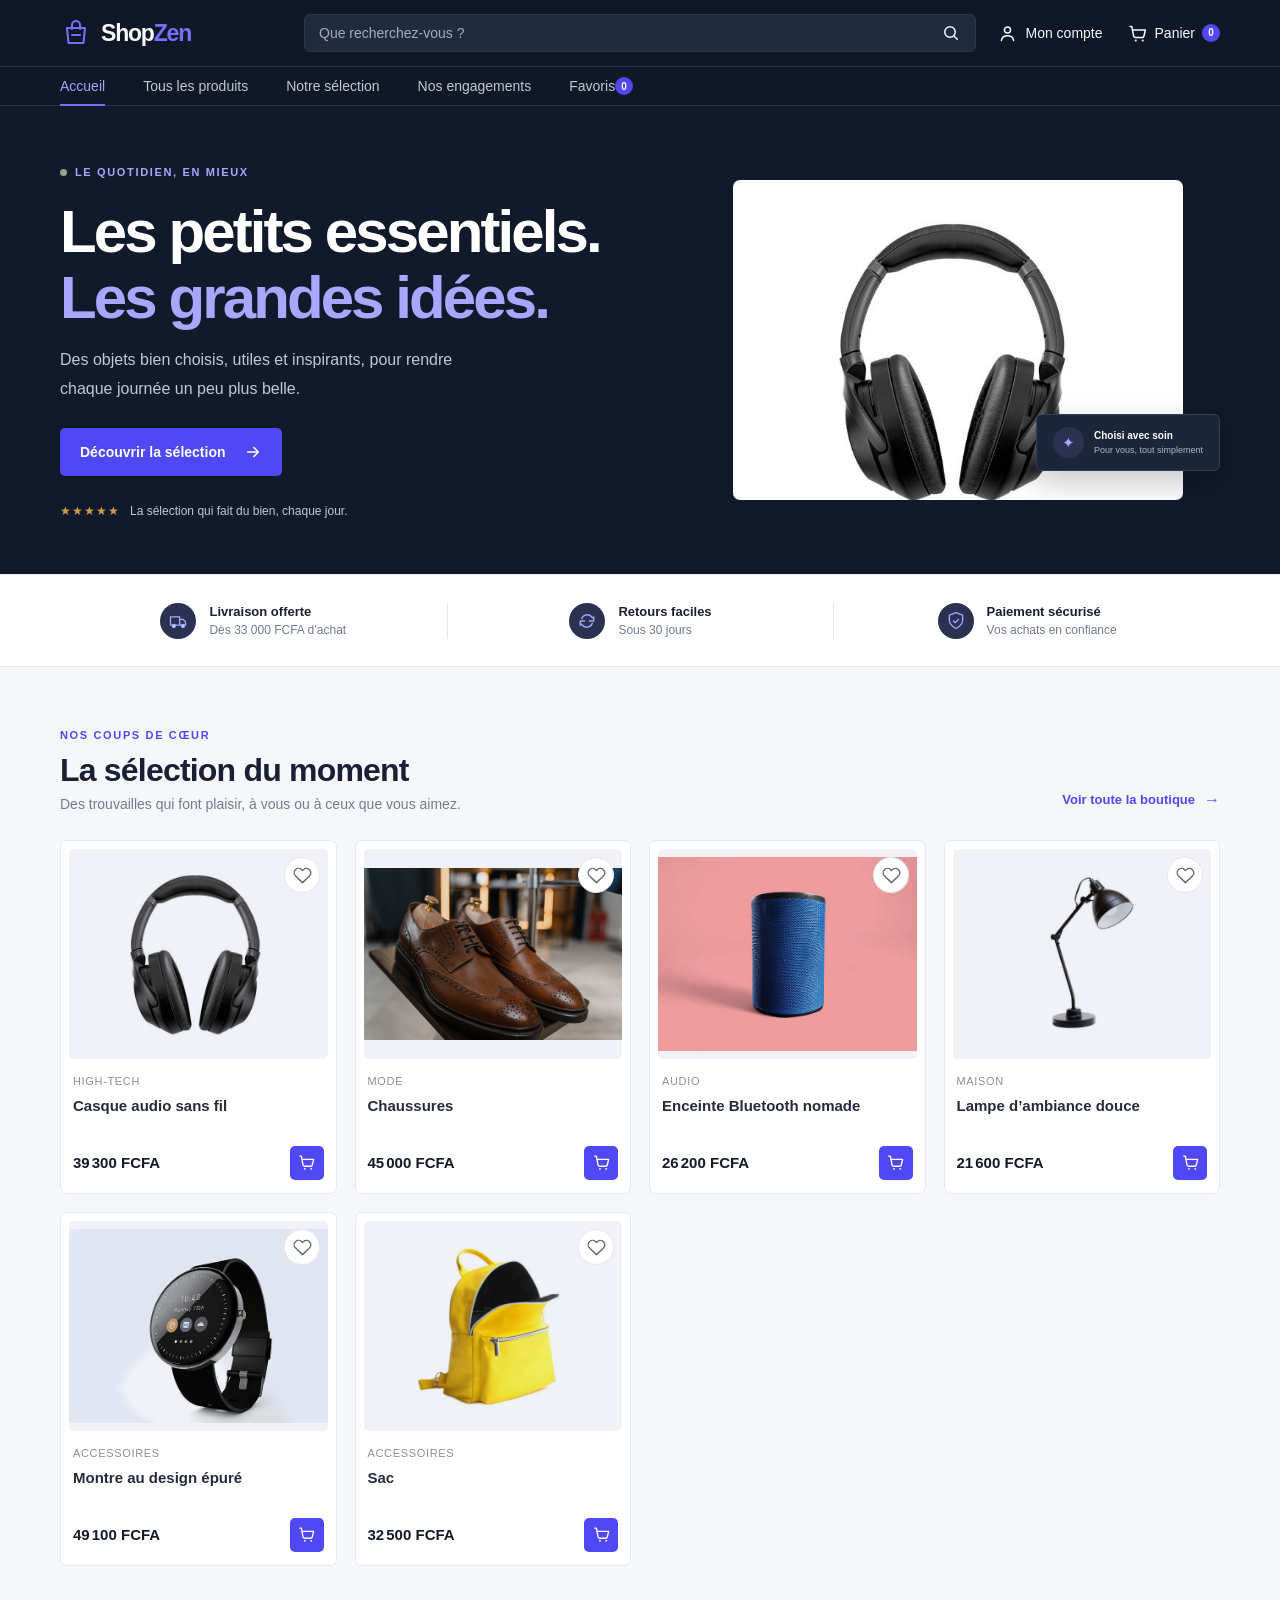
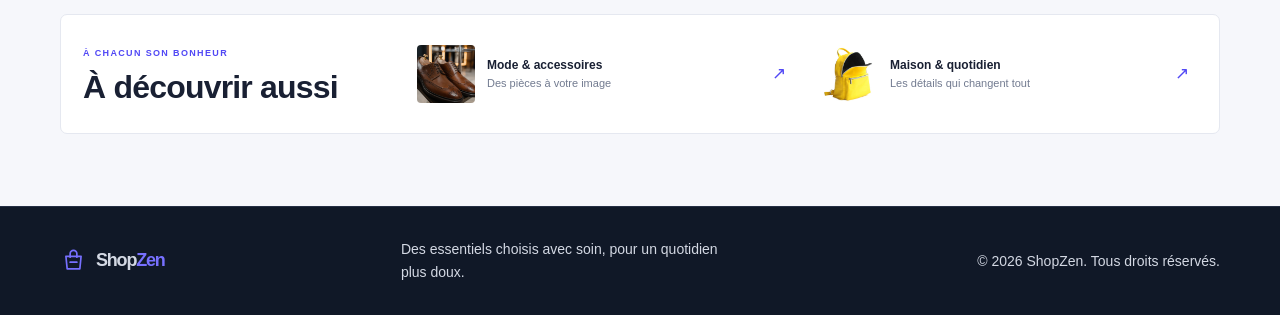
<file: index.html>
<!doctype html>
<html lang="fr">
  <head>
    <!-- Informations utilisées par le navigateur et les moteurs de recherche. -->
    <meta charset="UTF-8" />
    <meta name="viewport" content="width=device-width, initial-scale=1.0" />
    <meta
      name="description"
      content="Découvrez la sélection ShopZen : des objets utiles et bien pensés pour votre quotidien."
    />
    <title>ShopZen — Les essentiels du quotidien</title>
    <!-- Charge les styles de la page. -->
    <link rel="stylesheet" href="css/style.css" />
  </head>
  <body>
    <!-- Bandeau qui annonce la livraison offerte et les retours. -->
    <div class="announcement">
      <p>
        Livraison offerte dès 33 000 FCFA d’achat
        <span aria-hidden="true">✦</span> Retours gratuits sous 30 jours
      </p>
    </div>

    <!-- En-tête avec le logo, la recherche, les liens et le menu principal. -->
    <header class="site-header">
      <div class="header-main page-container">
        <!-- Le logo ramène à la page d’accueil. -->
        <a class="brand" href="index.html" aria-label="ShopZen, accueil">
          <span class="brand-mark" aria-hidden="true">
            <svg viewBox="0 0 32 32" fill="none">
              <path
                d="M7 11h18l-1.5 15h-15L7 11Z"
                stroke="currentColor"
                stroke-width="2"
                stroke-linejoin="round"
              />
              <path
                d="M12 12V8a4 4 0 0 1 8 0v4"
                stroke="currentColor"
                stroke-width="2"
                stroke-linecap="round"
              />
              <path
                d="M12 18h8"
                stroke="currentColor"
                stroke-width="2"
                stroke-linecap="round"
              />
            </svg>
          </span>
          <span>Shop<span class="brand-accent">Zen</span></span>
        </a>

        <!-- Formulaire de recherche : le texte saisi est envoyé à produits.html. -->
        <form class="search-form" action="produits.html" role="search">
          <label class="visually-hidden" for="site-search"
            >Rechercher un produit</label
          >
          <input
            id="site-search"
            type="search"
            name="recherche"
            placeholder="Que recherchez-vous ?"
            autocomplete="off"
          />
          <button type="submit" aria-label="Lancer la recherche">
            <svg viewBox="0 0 24 24" fill="none" aria-hidden="true">
              <circle
                cx="10.8"
                cy="10.8"
                r="6.3"
                stroke="currentColor"
                stroke-width="1.8"
              />
              <path
                d="m15.5 15.5 4 4"
                stroke="currentColor"
                stroke-width="1.8"
                stroke-linecap="round"
              />
            </svg>
          </button>
        </form>

        <!-- Liens vers le compte et le panier. -->
        <div class="header-actions">
          <a class="header-link account-link" href="connexion.html">
            <svg viewBox="0 0 24 24" fill="none" aria-hidden="true">
              <circle
                cx="12"
                cy="8"
                r="3.5"
                stroke="currentColor"
                stroke-width="1.7"
              />
              <path
                d="M5 20c.6-3.3 3.3-5.3 7-5.3s6.4 2 7 5.3"
                stroke="currentColor"
                stroke-width="1.7"
                stroke-linecap="round"
              />
            </svg>
            <span>Mon compte</span>
          </a>
          <a class="header-link cart-link" href="panier.html">
            <span class="cart-icon">
              <svg viewBox="0 0 24 24" fill="none" aria-hidden="true">
                <path
                  d="M3.5 4h2l2.1 11.1a2 2 0 0 0 2 1.6h7.8a2 2 0 0 0 1.9-1.5L21 8H6.2"
                  stroke="currentColor"
                  stroke-width="1.7"
                  stroke-linecap="round"
                  stroke-linejoin="round"
                />
                <circle cx="10" cy="20" r="1.2" fill="currentColor" />
                <circle cx="18" cy="20" r="1.2" fill="currentColor" />
              </svg>
            </span>
            <span>Panier</span>
            <span
              id="cart-count-header"
              class="cart-count-header"
              aria-label="0 article au panier"
              >0</span
            >
          </a>
        </div>
      </div>

      <!-- Menu de navigation principal. -->
      <nav class="main-nav" aria-label="Navigation principale">
        <div class="page-container nav-inner">
          <a class="nav-current" href="index.html">Accueil</a>
          <a href="produits.html">Tous les produits</a>
          <a href="#selection">Notre sélection</a>
          <a href="#engagements">Nos engagements</a>
          <a href="favoris.html">Favoris <span id="favorites-count" class="favorites-count">0</span></a>
        </div>
      </nav>
    </header>

    <!-- Contenu principal de la page. -->
    <main>
      <!-- Présentation de la boutique et lien vers la sélection. -->
      <section class="hero page-container" aria-labelledby="hero-title">
        <div class="hero-copy">
          <span class="eyebrow"
            ><span class="eyebrow-dot"></span> Le quotidien, en mieux</span
          >
          <h1 id="hero-title">
            Les petits essentiels.<br /><span>Les grandes idées.</span>
          </h1>
          <p>
            Des objets bien choisis, utiles et inspirants, pour rendre chaque
            journée un peu plus belle.
          </p>
          <a class="button button-primary" href="#selection">
            Découvrir la sélection
            <svg viewBox="0 0 20 20" fill="none" aria-hidden="true">
              <path
                d="M4 10h12m-5-5 5 5-5 5"
                stroke="currentColor"
                stroke-width="1.7"
                stroke-linecap="round"
                stroke-linejoin="round"
              />
            </svg>
          </a>
          <div class="hero-proof">
            <span class="proof-stars" aria-label="5 étoiles sur 5">★★★★★</span>
            <span>La sélection qui fait du bien, chaque jour.</span>
          </div>
        </div>
        <div class="hero-visual">
          <div class="hero-orb"></div>
          <div class="hero-image-wrap">
            <img
              src="images/casque.jpg"
              alt="Casque audio sélectionné par ShopZen"
            />
          </div>
          <div class="hero-note">
            <span class="note-icon" aria-hidden="true">✦</span>
            <span
              ><strong>Choisi avec soin</strong
              ><small>Pour vous, tout simplement</small></span
            >
          </div>
          <span class="hero-sparkle sparkle-one" aria-hidden="true">✳</span>
          <span class="hero-sparkle sparkle-two" aria-hidden="true">✦</span>
        </div>
      </section>

      <!-- Les principaux avantages proposés par la boutique. -->
      <section
        class="benefits"
        id="engagements"
        aria-label="Les engagements ShopZen"
      >
        <div class="page-container benefits-grid">
          <article class="benefit">
            <span class="benefit-icon" aria-hidden="true">
              <svg viewBox="0 0 24 24" fill="none">
                <path
                  d="M3 7h11v10H3zM14 10h4l3 3v4h-7z"
                  stroke="currentColor"
                  stroke-width="1.6"
                  stroke-linejoin="round"
                />
                <circle
                  cx="7"
                  cy="18"
                  r="1.8"
                  fill="white"
                  stroke="currentColor"
                  stroke-width="1.6"
                />
                <circle
                  cx="18"
                  cy="18"
                  r="1.8"
                  fill="white"
                  stroke="currentColor"
                  stroke-width="1.6"
                />
              </svg>
            </span>
            <span
              ><strong>Livraison offerte</strong
              ><small>Dès 33 000 FCFA d’achat</small></span
            >
          </article>
          <article class="benefit">
            <span class="benefit-icon" aria-hidden="true">
              <svg viewBox="0 0 24 24" fill="none">
                <path
                  d="M20 7v5h-5M4 17v-5h5"
                  stroke="currentColor"
                  stroke-width="1.7"
                  stroke-linecap="round"
                  stroke-linejoin="round"
                />
                <path
                  d="M5.7 9a7 7 0 0 1 11.8-2L20 9M4 15l2.5 2a7 7 0 0 0 11.8-2"
                  stroke="currentColor"
                  stroke-width="1.7"
                  stroke-linecap="round"
                  stroke-linejoin="round"
                />
              </svg>
            </span>
            <span
              ><strong>Retours faciles</strong
              ><small>Sous 30 jours</small></span
            >
          </article>
          <article class="benefit">
            <span class="benefit-icon" aria-hidden="true">
              <svg viewBox="0 0 24 24" fill="none">
                <path
                  d="M12 21s8-4 8-10V5l-8-3-8 3v6c0 6 8 10 8 10Z"
                  stroke="currentColor"
                  stroke-width="1.6"
                  stroke-linejoin="round"
                />
                <path
                  d="m9 12 2 2 4-4"
                  stroke="currentColor"
                  stroke-width="1.6"
                  stroke-linecap="round"
                  stroke-linejoin="round"
                />
              </svg>
            </span>
            <span
              ><strong>Paiement sécurisé</strong
              ><small>Vos achats en confiance</small></span
            >
          </article>
        </div>
      </section>

      <!-- La grille vide sera remplie avec les produits par le fichier JavaScript. -->
      <section
        class="products-section page-container"
        id="selection"
        aria-labelledby="products-title"
      >
        <div class="section-heading">
          <div>
            <span class="eyebrow">Nos coups de cœur</span>
            <h2 id="products-title">La sélection du moment</h2>
            <p>
              Des trouvailles qui font plaisir, à vous ou à ceux que vous aimez.
            </p>
          </div>
          <a class="text-link" href="produits.html"
            >Voir toute la boutique <span aria-hidden="true">→</span></a
          >
        </div>

        <div class="product-grid" id="product-grid"></div>
      </section>

      <!-- Liens qui permettent d’explorer d’autres catégories. -->
      <section
        class="category-strip page-container"
        aria-label="Explorer par catégorie"
      >
        <div class="category-intro">
          <span class="eyebrow">À chacun son bonheur</span>
          <h2>À découvrir aussi</h2>
        </div>
        <a class="category-card" href="produits.html">
          <span class="category-thumb thumb-green"
            ><img src="images/chaussure.jpg" alt=""
          /></span>
          <span
            ><strong>Mode &amp; accessoires</strong
            ><small>Des pièces à votre image</small></span
          >
          <span class="category-arrow" aria-hidden="true">↗</span>
        </a>
        <a class="category-card" href="produits.html">
          <span class="category-thumb thumb-yellow"
            ><img src="images/sac.jpg" alt=""
          /></span>
          <span
            ><strong>Maison &amp; quotidien</strong
            ><small>Les détails qui changent tout</small></span
          >
          <span class="category-arrow" aria-hidden="true">↗</span>
        </a>
      </section>
    </main>

    <!-- Bas de page avec le logo et les informations de la boutique. -->
    <footer class="site-footer">
      <div class="page-container footer-inner">
        <a class="brand footer-brand" href="index.html">
          <span class="brand-mark" aria-hidden="true">
            <svg viewBox="0 0 32 32" fill="none">
              <path
                d="M7 11h18l-1.5 15h-15L7 11Z"
                stroke="currentColor"
                stroke-width="2"
                stroke-linejoin="round"
              />
              <path
                d="M12 12V8a4 4 0 0 1 8 0v4"
                stroke="currentColor"
                stroke-width="2"
                stroke-linecap="round"
              />
              <path
                d="M12 18h8"
                stroke="currentColor"
                stroke-width="2"
                stroke-linecap="round"
              />
            </svg>
          </span>
          <span>Shop<span class="brand-accent">Zen</span></span>
        </a>
        <p>Des essentiels choisis avec soin, pour un quotidien plus doux.</p>
        <span class="copyright">© 2026 ShopZen. Tous droits réservés.</span>
      </div>
    </footer>
    <p
      id="cart-feedback"
      class="cart-feedback"
      role="status"
      aria-live="polite"
    ></p>
    <!-- Charge le script qui affiche les produits dans la grille. -->
    <script src="js/produits.js"></script>
    <script src="js/compteur-panier.js"></script>
    <script src="js/favoris.js"></script>
    <script src="js/app.js"></script>
  </body>
</html>
</file>
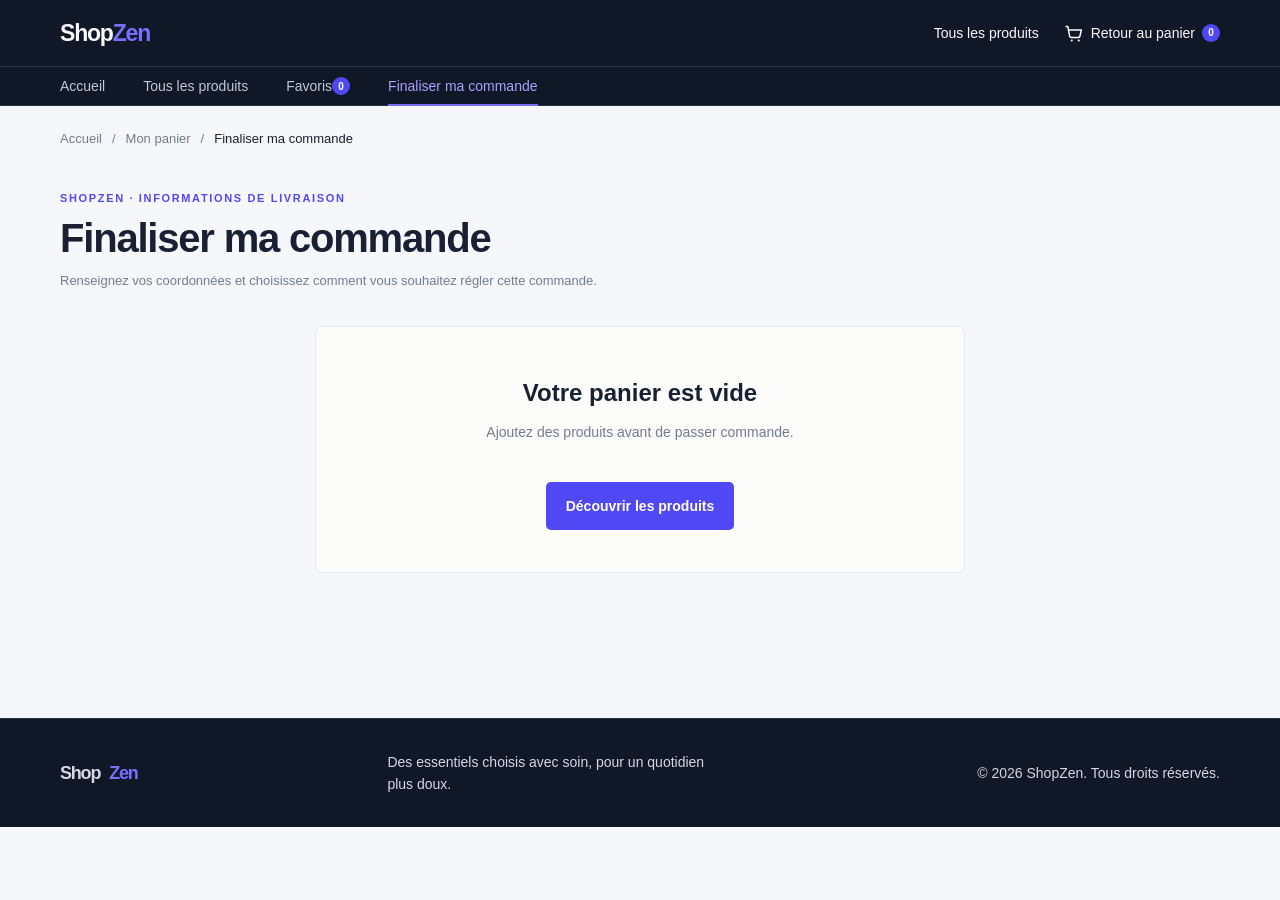
<file: commande.html>
<!doctype html>
<html lang="fr">
  <head>
    <meta charset="UTF-8" />
    <meta name="viewport" content="width=device-width, initial-scale=1.0" />
    <meta
      name="description"
      content="Renseignez vos informations de livraison et simulez la finalisation de votre commande ShopZen."
    />
    <title>Finaliser ma commande | ShopZen</title>
    <link rel="stylesheet" href="css/style.css" />
  </head>
  <body>
    <header class="site-header">
      <div class="header-main page-container detail-header">
        <a class="brand" href="index.html" aria-label="ShopZen, accueil">
          <span>Shop<span class="brand-accent">Zen</span></span>
        </a>
        <div class="header-actions">
          <a class="header-link" href="produits.html">Tous les produits</a>
          <a class="header-link cart-link" href="panier.html">
            <span class="cart-icon">
              <svg viewBox="0 0 24 24" fill="none" aria-hidden="true">
                <path
                  d="M3.5 4h2l2.1 11.1a2 2 0 0 0 2 1.6h7.8a2 2 0 0 0 1.9-1.5L21 8H6.2"
                  stroke="currentColor"
                  stroke-width="1.7"
                  stroke-linecap="round"
                  stroke-linejoin="round"
                />
                <circle cx="10" cy="20" r="1.2" fill="currentColor" />
                <circle cx="18" cy="20" r="1.2" fill="currentColor" />
              </svg>
            </span>
            <span>Retour au panier</span>
            <span id="cart-count-header" class="cart-count-header" aria-label="0 article au panier">0</span>
          </a>
        </div>
      </div>
      <nav class="main-nav" aria-label="Navigation principale">
        <div class="page-container nav-inner">
          <a href="index.html">Accueil</a>
          <a href="produits.html">Tous les produits</a>
          <a href="favoris.html">Favoris <span id="favorites-count" class="favorites-count">0</span></a>
          <a class="nav-current" href="commande.html" aria-current="page">Finaliser ma commande</a>
        </div>
      </nav>
    </header>

    <main class="page-container checkout-page">
      <nav class="breadcrumbs" aria-label="Fil d’Ariane">
        <a href="index.html">Accueil</a>
        <span aria-hidden="true">/</span>
        <a href="panier.html">Mon panier</a>
        <span aria-hidden="true">/</span>
        <span aria-current="page">Finaliser ma commande</span>
      </nav>

      <div class="checkout-heading">
        <span class="eyebrow">ShopZen · Informations de livraison</span>
        <h1>Finaliser ma commande</h1>
        <p>Renseignez vos coordonnées et choisissez comment vous souhaitez régler cette commande.</p>
      </div>

      <section id="checkout-empty" class="checkout-empty" hidden>
        <h2>Votre panier est vide</h2>
        <p>Ajoutez des produits avant de passer commande.</p>
        <a class="button button-primary" href="produits.html">Découvrir les produits</a>
      </section>

      <section id="checkout-content" class="checkout-layout" hidden>
        <form id="checkout-form" class="checkout-form">
          <fieldset class="checkout-section">
            <legend><span>1</span> Informations personnelles</legend>
            <div class="checkout-fields">
              <div class="checkout-field">
                <label for="checkout-name">Nom complet</label>
                <input id="checkout-name" name="name" type="text" autocomplete="name" placeholder="Votre nom et prénom" required />
              </div>
              <div class="checkout-field">
                <label for="checkout-email">Adresse e-mail</label>
                <input id="checkout-email" name="email" type="email" autocomplete="email" placeholder="vous@exemple.com" required />
              </div>
              <div class="checkout-field checkout-field-full">
                <label for="checkout-phone">Téléphone</label>
                <input id="checkout-phone" name="phone" type="tel" autocomplete="tel" minlength="8" placeholder="+225 07 00 00 00 00" required />
              </div>
            </div>
          </fieldset>

          <fieldset class="checkout-section">
            <legend><span>2</span> Adresse de livraison</legend>
            <div class="checkout-fields">
              <div class="checkout-field checkout-field-full">
                <label for="checkout-address">Adresse</label>
                <input id="checkout-address" name="address" type="text" autocomplete="street-address" placeholder="Rue, quartier, repère" required />
              </div>
              <div class="checkout-field">
                <label for="checkout-city">Ville</label>
                <input id="checkout-city" name="city" type="text" autocomplete="address-level2" placeholder="Votre ville" required />
              </div>
              <div class="checkout-field">
                <label for="checkout-country">Pays</label>
                <input id="checkout-country" name="country" type="text" autocomplete="country-name" value="Côte d’Ivoire" required />
              </div>
              <div class="checkout-field checkout-field-full">
                <label for="checkout-note">Instructions de livraison <span>(facultatif)</span></label>
                <textarea id="checkout-note" name="note" rows="3" placeholder="Précisions pour trouver votre adresse"></textarea>
              </div>
            </div>
          </fieldset>

          <fieldset class="checkout-section">
            <legend><span>3</span> Mode de paiement</legend>
            <p class="checkout-section-hint">Choisissez une option pour cette simulation.</p>
            <div class="payment-options">
              <label class="payment-option">
                <input type="radio" name="payment" value="delivery" checked required />
                <span class="payment-option-copy"><strong>Paiement à la livraison</strong><small>Réglez votre commande à la réception.</small></span>
              </label>
              <label class="payment-option">
                <input type="radio" name="payment" value="orange-money" />
                <span class="payment-option-copy"><strong>Orange Money</strong><small>Paiement mobile · simulation uniquement.</small></span>
              </label>
              <label class="payment-option">
                <input type="radio" name="payment" value="mtn-mobile-money" />
                <span class="payment-option-copy"><strong>MTN Mobile Money</strong><small>Paiement mobile · simulation uniquement.</small></span>
              </label>
              <label class="payment-option">
                <input type="radio" name="payment" value="wave" />
                <span class="payment-option-copy"><strong>Wave</strong><small>Paiement mobile · simulation uniquement.</small></span>
              </label>
            </div>
            <p class="checkout-demo-note">Démo uniquement : aucun paiement ne sera effectué. Ne saisissez aucun code secret ou code de validation.</p>
          </fieldset>

          <p id="checkout-error" class="checkout-error" role="alert" hidden></p>
          <button class="button button-primary checkout-submit" type="submit">Confirmer la commande de démonstration</button>
        </form>

        <aside class="checkout-summary" aria-labelledby="checkout-summary-title">
          <h2 id="checkout-summary-title">Récapitulatif</h2>
          <div id="checkout-items" class="checkout-items"></div>
          <div class="checkout-total-row">
            <span>Total à payer</span>
            <strong id="checkout-total"></strong>
          </div>
          <p class="checkout-summary-note">Le montant affiché est une simulation en FCFA.</p>
        </aside>
      </section>

      <section id="checkout-success" class="checkout-success" role="status" aria-live="polite" hidden>
        <span class="checkout-success-icon" aria-hidden="true">✓</span>
        <span class="eyebrow">Simulation terminée</span>
        <h2>Merci, votre commande de démonstration est confirmée.</h2>
        <p>Aucun paiement réel n’a été effectué et vos coordonnées n’ont pas été enregistrées.</p>
        <a class="button button-primary" href="produits.html">Retour à la boutique</a>
      </section>
    </main>

    <footer class="site-footer">
      <div class="page-container footer-inner">
        <a class="brand footer-brand" href="index.html">Shop<span class="brand-accent">Zen</span></a>
        <p>Des essentiels choisis avec soin, pour un quotidien plus doux.</p>
        <span class="copyright">© 2026 ShopZen. Tous droits réservés.</span>
      </div>
    </footer>
    <script src="js/produits.js"></script>
    <script src="js/compteur-panier.js"></script>
    <script src="js/favoris.js"></script>
    <script src="js/commande.js"></script>
  </body>
</html>
</file>
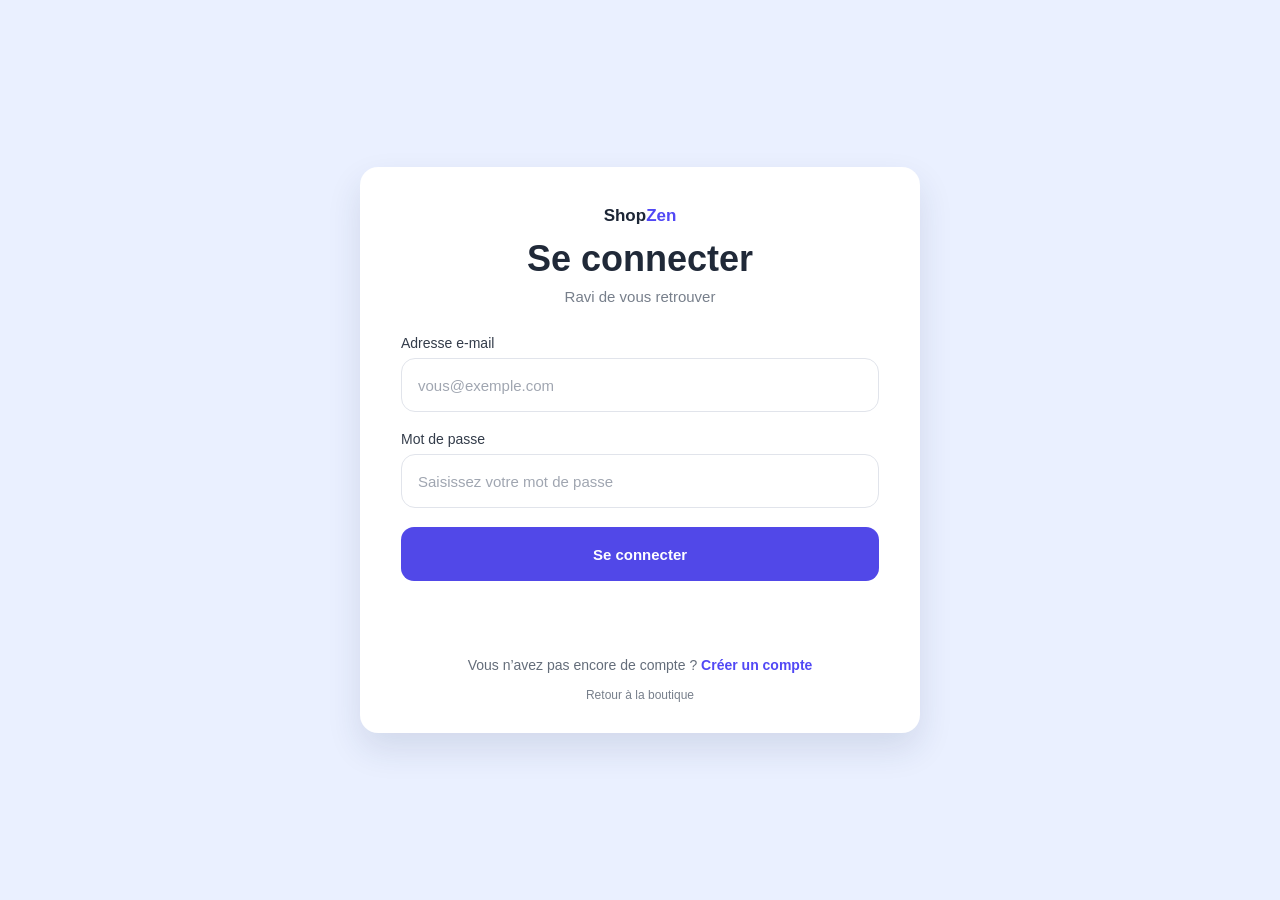
<file: connexion.html>
<!doctype html>
<html lang="fr">
  <head>
    <meta charset="UTF-8" />
    <meta name="viewport" content="width=device-width, initial-scale=1.0" />
    <meta name="description" content="Connectez-vous à votre compte ShopZen." />
    <title>Se connecter | ShopZen</title>
    <link rel="stylesheet" href="css/style.css" />
  </head>
  <body class="signup-page">
    <main class="signup-card">
      <a class="signup-brand" href="index.html" aria-label="ShopZen, accueil">
        Shop<span>Zen</span>
      </a>

      <header class="signup-heading">
        <h1>Se connecter</h1>
        <p>Ravi de vous retrouver</p>
      </header>

      <form
        class="signup-form"
        id="formulaire-connexion"
        action="/connexion"
        method="post"
      >
        <div class="signup-field">
          <label for="email">Adresse e-mail</label>
          <input
            id="email"
            name="email"
            type="email"
            placeholder="vous@exemple.com"
            autocomplete="email"
            required
          />
        </div>

        <div class="signup-field">
          <label for="mot-de-passe">Mot de passe</label>
          <input
            id="mot-de-passe"
            name="mot-de-passe"
            type="password"
            placeholder="Saisissez votre mot de passe"
            autocomplete="current-password"
            required
          />
        </div>

        <button class="signup-submit" type="submit">Se connecter</button>
        <p id="message-connexion" role="status" aria-live="polite"></p>
      </form>

      <p class="signup-login">
        Vous n’avez pas encore de compte ?
        <a href="inscription.html">Créer un compte</a>
      </p>
      <a class="signup-home-link" href="index.html">Retour à la boutique</a>
    </main>

    <script src="js/connexion.js"></script>
  </body>
</html>
</file>
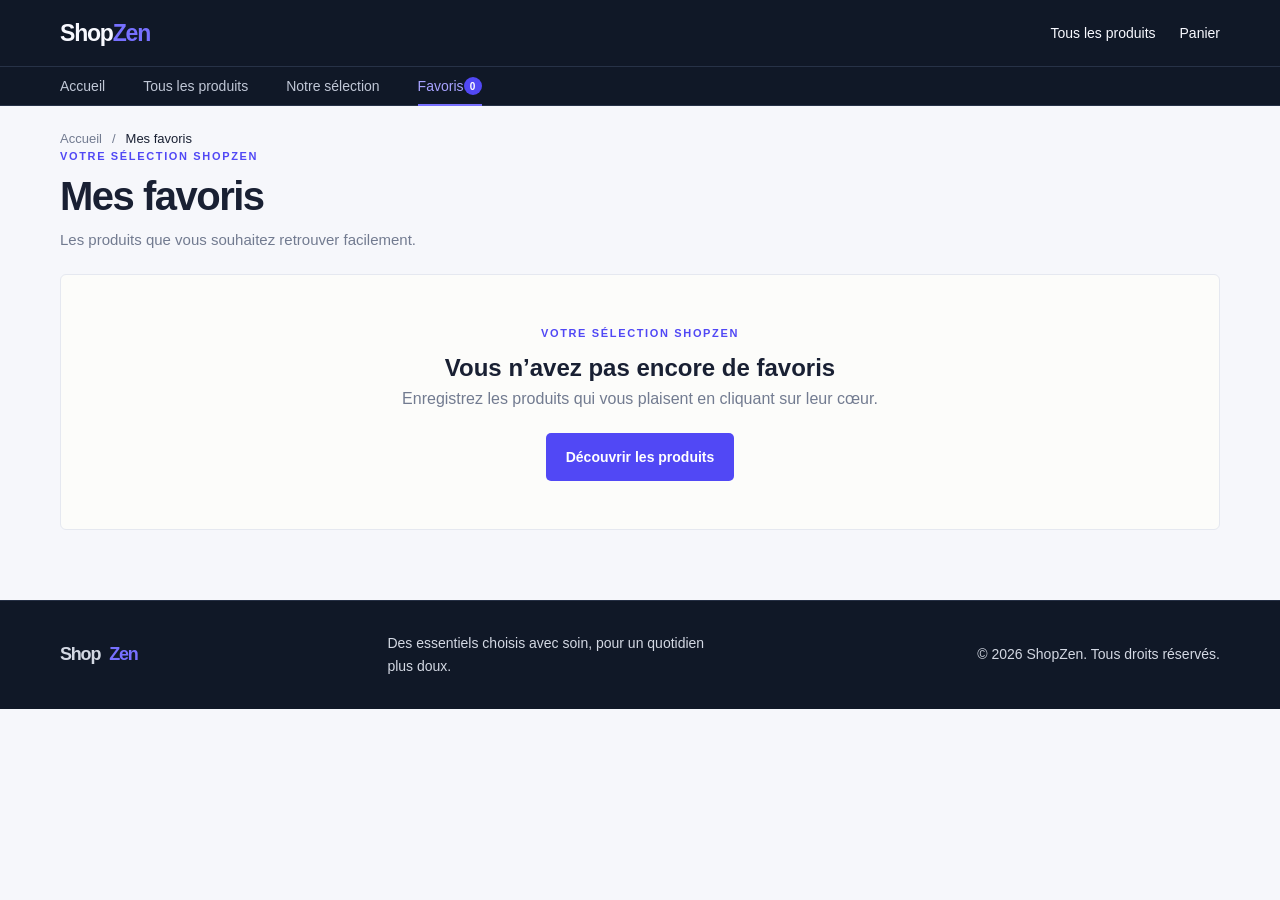
<file: favoris.html>
<!doctype html>
<html lang="fr">
  <head>
    <meta charset="UTF-8" />
    <meta name="viewport" content="width=device-width, initial-scale=1.0" />
    <meta
      name="description"
      content="Retrouvez les produits que vous avez enregistrés dans vos favoris ShopZen."
    />
    <title>Mes favoris | ShopZen</title>
    <link rel="stylesheet" href="css/style.css" />
  </head>
  <body>
    <header class="site-header">
      <div class="header-main page-container detail-header">
        <a class="brand" href="index.html" aria-label="ShopZen, accueil">
          <span>Shop<span class="brand-accent">Zen</span></span>
        </a>
        <div class="header-actions">
          <a class="header-link" href="produits.html">Tous les produits</a>
          <a class="header-link" href="panier.html">Panier</a>
        </div>
      </div>
      <nav class="main-nav" aria-label="Navigation principale">
        <div class="page-container nav-inner">
          <a href="index.html">Accueil</a>
          <a href="produits.html">Tous les produits</a>
          <a href="index.html#selection">Notre sélection</a>
          <a class="nav-current" href="favoris.html" aria-current="page">
            Favoris <span id="favorites-count" class="favorites-count">0</span>
          </a>
        </div>
      </nav>
    </header>

    <main class="page-container favorites-page">
      <nav class="breadcrumbs" aria-label="Fil d’Ariane">
        <a href="index.html">Accueil</a>
        <span aria-hidden="true">/</span>
        <span aria-current="page">Mes favoris</span>
      </nav>
      <section aria-labelledby="favorites-title">
        <div class="catalog-heading">
          <div>
            <span class="eyebrow">Votre sélection ShopZen</span>
            <h1 id="favorites-title">Mes favoris</h1>
            <p>Les produits que vous souhaitez retrouver facilement.</p>
          </div>
        </div>
        <div id="favorites-grid" class="product-grid catalog-section" hidden></div>
        <div id="favorites-empty" class="favorites-empty" hidden>
          <span class="eyebrow">Votre sélection ShopZen</span>
          <h2>Vous n’avez pas encore de favoris</h2>
          <p>Enregistrez les produits qui vous plaisent en cliquant sur leur cœur.</p>
          <a class="button button-primary" href="produits.html">Découvrir les produits</a>
        </div>
      </section>
    </main>

    <footer class="site-footer">
      <div class="page-container footer-inner">
        <a class="brand footer-brand" href="index.html">Shop<span class="brand-accent">Zen</span></a>
        <p>Des essentiels choisis avec soin, pour un quotidien plus doux.</p>
        <span class="copyright">© 2026 ShopZen. Tous droits réservés.</span>
      </div>
    </footer>
    <script src="js/produits.js"></script>
    <script src="js/favoris.js"></script>
    <script src="js/page-favoris.js"></script>
  </body>
</html>
</file>
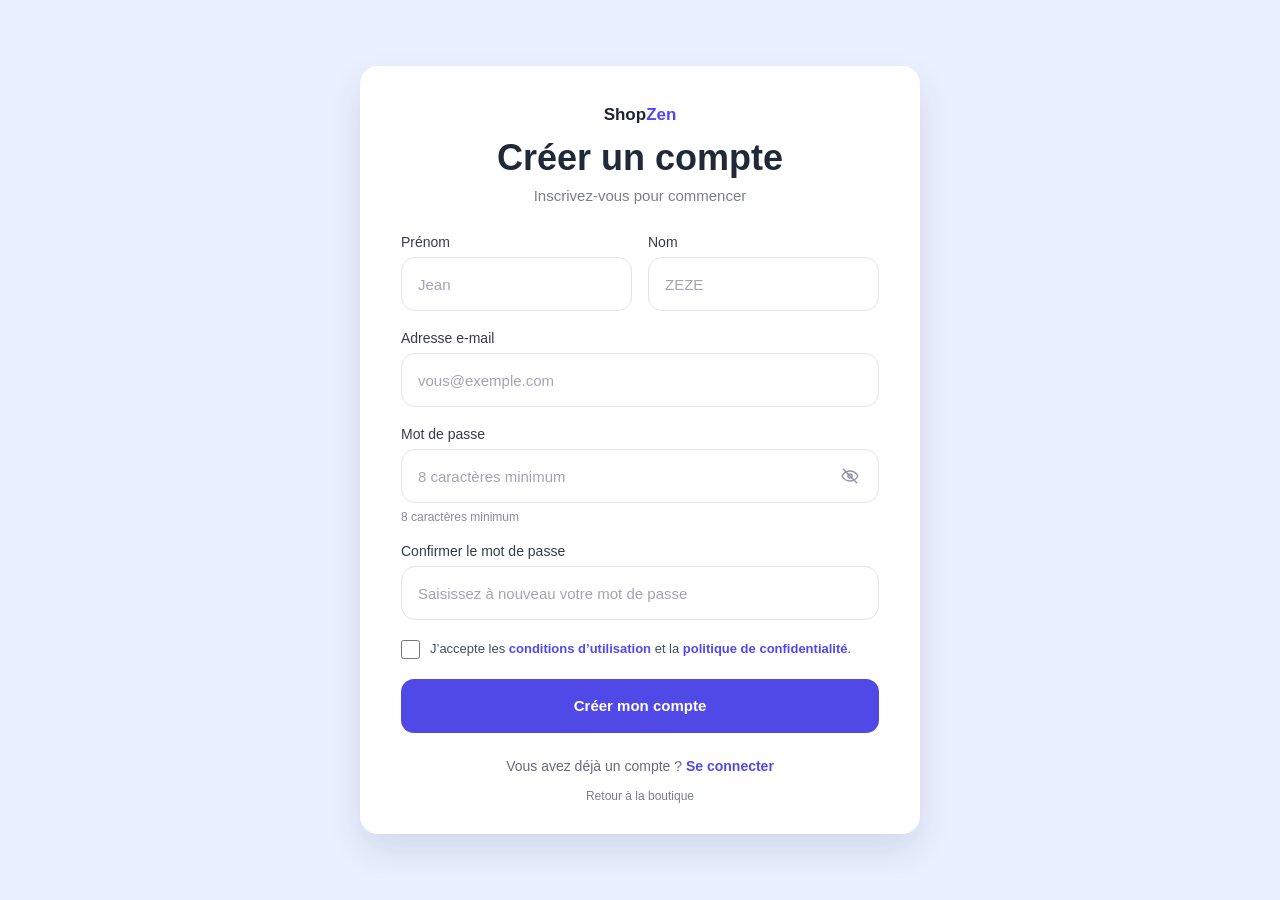
<file: inscription.html>
<!doctype html>
<html lang="fr">
  <head>
    <meta charset="UTF-8" />
    <meta name="viewport" content="width=device-width, initial-scale=1.0" />
    <meta
      name="description"
      content="Créez votre compte ShopZen pour retrouver votre sélection."
    />
    <title>Créer un compte | ShopZen</title>
    <link rel="stylesheet" href="css/style.css" />
  </head>
  <body class="signup-page">
    <main class="signup-card">
      <a class="signup-brand" href="index.html" aria-label="ShopZen, accueil">
        Shop<span>Zen</span>
      </a>
      <header class="signup-heading">
        <h1>Créer un compte</h1>
        <p>Inscrivez-vous pour commencer</p>
      </header>

      <form id="signup-form" class="signup-form">
        <div class="signup-name-fields">
          <div class="signup-field">
            <label for="prenom">Prénom</label>
            <input
              id="prenom"
              name="prenom"
              type="text"
              placeholder="Jean"
              autocomplete="given-name"
              required
            />
          </div>
          <div class="signup-field">
            <label for="nom">Nom</label>
            <input
              id="nom"
              name="nom"
              type="text"
              placeholder="ZEZE"
              autocomplete="family-name"
              required
            />
          </div>
        </div>

        <div class="signup-field">
          <label for="email">Adresse e-mail</label>
          <input
            id="email"
            name="email"
            type="email"
            placeholder="vous@exemple.com"
            autocomplete="email"
            required
          />
        </div>

        <div class="signup-field">
          <label for="mot-de-passe">Mot de passe</label>
          <div class="signup-password-wrap">
            <input
              id="mot-de-passe"
              name="mot-de-passe"
              type="password"
              placeholder="8 caractères minimum"
              autocomplete="new-password"
              minlength="8"
              required
            />
            <button
              class="password-toggle"
              type="button"
              aria-label="Afficher le mot de passe"
              aria-pressed="false"
            >
              <svg viewBox="0 0 24 24" fill="none" aria-hidden="true">
                <path
                  d="M2.5 12s3.4-6 9.5-6 9.5 6 9.5 6-3.4 6-9.5 6-9.5-6-9.5-6Z"
                  stroke="currentColor"
                  stroke-width="1.7"
                />
                <circle
                  cx="12"
                  cy="12"
                  r="2.5"
                  stroke="currentColor"
                  stroke-width="1.7"
                />
                <path
                  class="password-eye-slash"
                  d="m4 4 16 16"
                  stroke="currentColor"
                  stroke-width="1.7"
                  stroke-linecap="round"
                />
              </svg>
            </button>
          </div>
          <span class="signup-hint">8 caractères minimum</span>
        </div>

        <div class="signup-field">
          <label for="confirmation">Confirmer le mot de passe</label>
          <input
            id="confirmation"
            name="confirmation"
            type="password"
            placeholder="Saisissez à nouveau votre mot de passe"
            autocomplete="new-password"
            required
          />
        </div>

        <label class="signup-consent" for="conditions">
          <input id="conditions" name="conditions" type="checkbox" required />
          <span>
            J’accepte les
            <a href="#conditions-texte">conditions d’utilisation</a> et la
            <a href="#confidentialite-texte">politique de confidentialité</a>.
          </span>
        </label>

        <p
          id="signup-feedback"
          class="signup-feedback"
          role="status"
          aria-live="polite"
        ></p>

        <button class="signup-submit" type="submit">Créer mon compte</button>
      </form>

      <p class="signup-login">
        Vous avez déjà un compte ? <a href="connexion.html">Se connecter</a>
      </p>
      <a class="signup-home-link" href="index.html">Retour à la boutique</a>

      <div class="signup-legal" aria-label="Informations légales">
        <p id="conditions-texte">
          En créant un compte, vous acceptez les conditions d’utilisation de
          ShopZen.
        </p>
        <p id="confidentialite-texte">
          Vos informations personnelles sont utilisées pour gérer votre compte.
        </p>
      </div>
    </main>
    <script src="js/inscription.js"></script>
  </body>
</html>
</file>
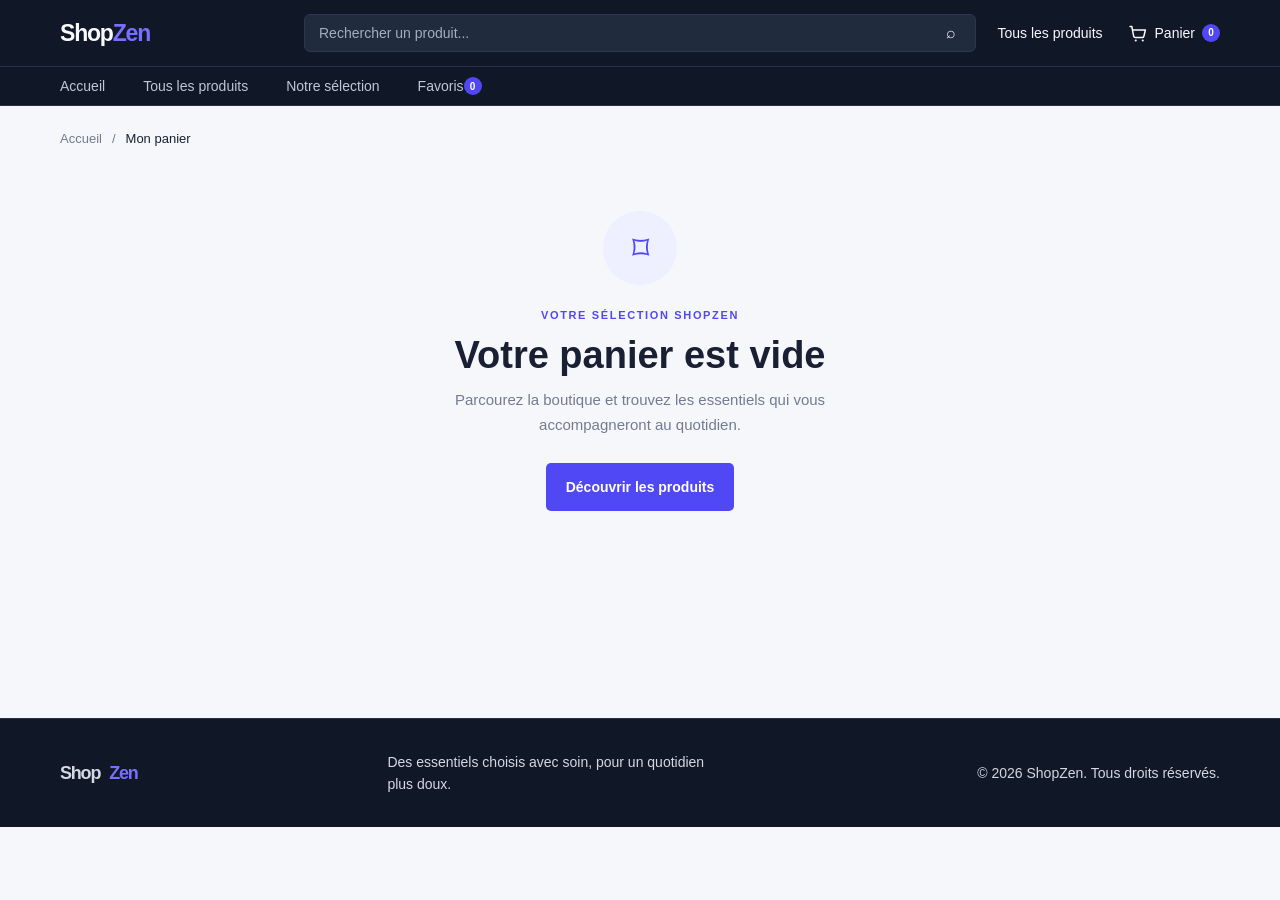
<file: panier.html>
<!doctype html>
<html lang="fr">
  <head>
    <meta charset="UTF-8" />
    <meta name="viewport" content="width=device-width, initial-scale=1.0" />
    <meta name="description" content="Votre panier ShopZen." />
    <title>Mon panier | ShopZen</title>
    <link rel="stylesheet" href="css/style.css" />
  </head>
  <body>
    <header class="site-header">
      <div class="header-main page-container">
        <a class="brand" href="index.html" aria-label="ShopZen, accueil">
          <span>Shop<span class="brand-accent">Zen</span></span>
        </a>
        <form class="search-form" action="produits.html" role="search">
          <label class="visually-hidden" for="site-search"
            >Rechercher un produit</label
          >
          <input
            id="site-search"
            type="search"
            name="recherche"
            placeholder="Rechercher un produit..."
          />
          <button type="submit" aria-label="Lancer la recherche">⌕</button>
        </form>
        <div class="header-actions">
          <a class="header-link" href="produits.html">Tous les produits</a>
          <a class="header-link cart-link" href="panier.html" aria-current="page">
            <span class="cart-icon">
              <svg viewBox="0 0 24 24" fill="none" aria-hidden="true">
                <path
                  d="M3.5 4h2l2.1 11.1a2 2 0 0 0 2 1.6h7.8a2 2 0 0 0 1.9-1.5L21 8H6.2"
                  stroke="currentColor"
                  stroke-width="1.7"
                  stroke-linecap="round"
                  stroke-linejoin="round"
                />
                <circle cx="10" cy="20" r="1.2" fill="currentColor" />
                <circle cx="18" cy="20" r="1.2" fill="currentColor" />
              </svg>
            </span>
            <span>Panier</span>
            <span id="cart-count-header" class="cart-count-header" aria-label="0 article au panier">0</span>
          </a>
        </div>
      </div>
      <nav class="main-nav" aria-label="Navigation principale">
        <div class="page-container nav-inner">
          <a href="index.html">Accueil</a>
          <a href="produits.html">Tous les produits</a>
          <a href="index.html#selection">Notre sélection</a>
          <a href="favoris.html">Favoris <span id="favorites-count" class="favorites-count">0</span></a>
        </div>
      </nav>
    </header>

    <main class="page-container cart-page">
      <nav class="breadcrumbs" aria-label="Fil d’Ariane">
        <a href="index.html">Accueil</a>
        <span aria-hidden="true">/</span>
        <span aria-current="page">Mon panier</span>
      </nav>
      <section
        id="cart-empty"
        class="cart-empty"
        aria-labelledby="cart-title"
        hidden
      >
        <span class="cart-empty-icon" aria-hidden="true">⌑</span>
        <span class="eyebrow">Votre sélection ShopZen</span>
        <h1 id="cart-title">Votre panier est vide</h1>
        <p>
          Parcourez la boutique et trouvez les essentiels qui vous
          accompagneront au quotidien.
        </p>
        <a class="button button-primary" href="produits.html"
          >Découvrir les produits</a
        >
      </section>

      <section
        id="cart-full"
        class="cart-full"
        aria-labelledby="cart-full-title"
        hidden
      >
        <div class="cart-heading">
          <div>
            <span class="eyebrow">Votre sélection ShopZen</span>
            <h1 id="cart-full-title">Mon panier</h1>
          </div>
          <p id="cart-count" aria-live="polite"></p>
        </div>
        <div class="cart-layout">
          <div id="cart-items" class="cart-items"></div>
          <aside class="cart-summary" aria-label="Résumé du panier">
            <h2>Résumé de la commande</h2>
            <div class="cart-total-row">
              <span>Total</span>
              <strong id="cart-total"></strong>
            </div>
            <a class="button button-primary" href="commande.html"
              >Finaliser ma commande</a
            >
            <a class="cart-continue-link" href="produits.html"
              >Continuer mes achats</a
            >
          </aside>
        </div>
      </section>
    </main>

    <footer class="site-footer">
      <div class="page-container footer-inner">
        <a class="brand footer-brand" href="index.html"
          >Shop<span class="brand-accent">Zen</span></a
        >
        <p>Des essentiels choisis avec soin, pour un quotidien plus doux.</p>
        <span class="copyright">© 2026 ShopZen. Tous droits réservés.</span>
      </div>
    </footer>
    <script src="js/produits.js"></script>
    <script src="js/compteur-panier.js"></script>
    <script src="js/favoris.js"></script>
    <script src="js/panier.js"></script>
  </body>
</html>
</file>
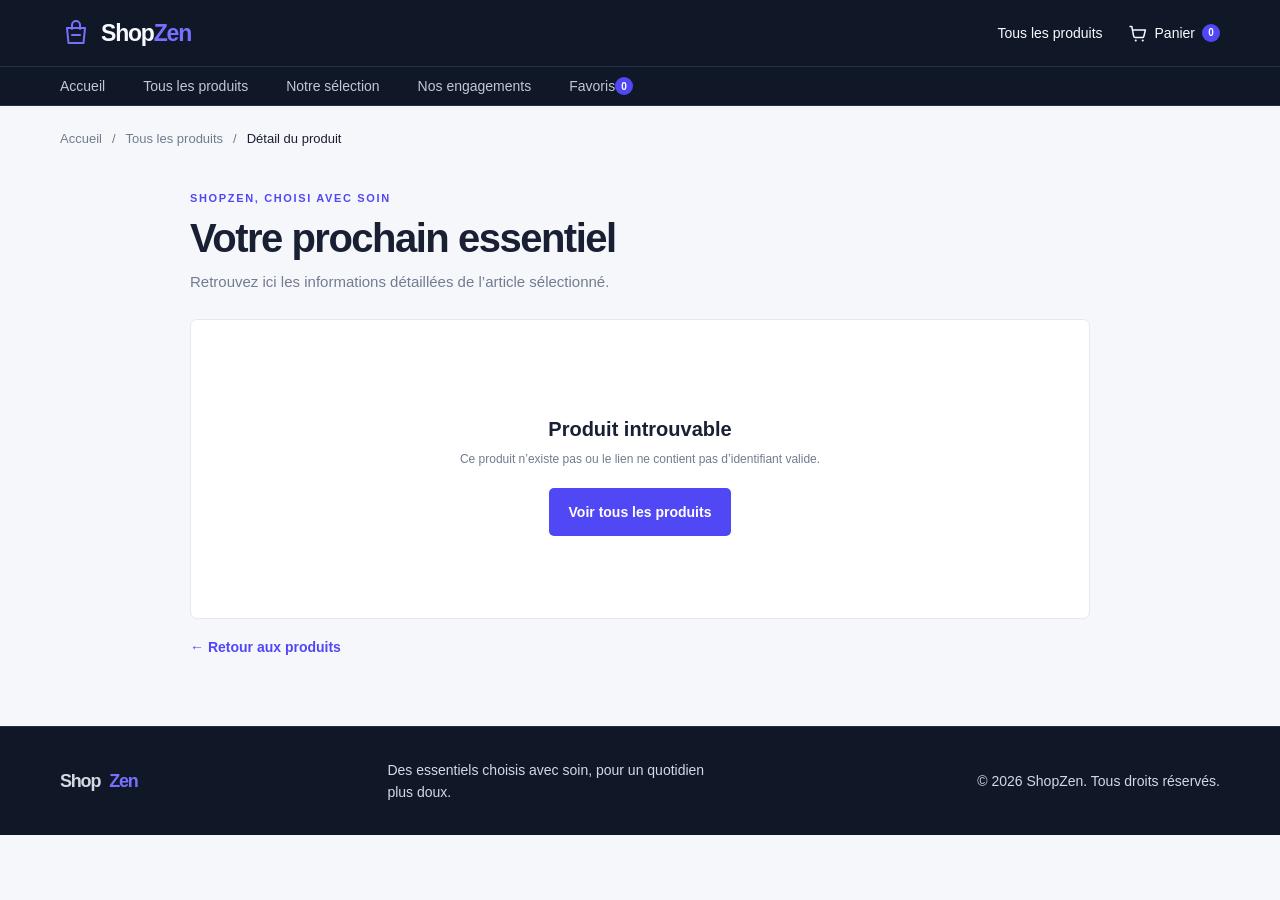
<file: produit.html>
<!doctype html>
<html lang="fr">
  <head>
    <meta charset="UTF-8" />
    <meta name="viewport" content="width=device-width, initial-scale=1.0" />
    <meta
      name="description"
      content="Découvrez les détails de votre produit ShopZen."
    />
    <title>Détail du produit | ShopZen</title>
    <link rel="stylesheet" href="css/style.css" />
  </head>
  <body>
    <!-- Bandeau d’information sur la livraison et les retours. -->
    <div class="announcement">
      <p>
        Livraison offerte dès 33 000 FCFA d’achat
        <span aria-hidden="true">✦</span> Retours gratuits sous 30 jours
      </p>
    </div>

    <!-- En-tête du site avec le logo, les liens rapides et la navigation. -->
    <header class="site-header">
      <div class="header-main page-container detail-header">
        <a class="brand" href="index.html" aria-label="ShopZen, accueil">
          <span class="brand-mark" aria-hidden="true">
            <svg viewBox="0 0 32 32" fill="none">
              <path
                d="M7 11h18l-1.5 15h-15L7 11Z"
                stroke="currentColor"
                stroke-width="2"
                stroke-linejoin="round"
              />
              <path
                d="M12 12V8a4 4 0 0 1 8 0v4"
                stroke="currentColor"
                stroke-width="2"
                stroke-linecap="round"
              />
              <path
                d="M12 18h8"
                stroke="currentColor"
                stroke-width="2"
                stroke-linecap="round"
              />
            </svg>
          </span>
          <span>Shop<span class="brand-accent">Zen</span></span>
        </a>

        <div class="header-actions">
          <a class="header-link" href="produits.html">Tous les produits</a>
          <a class="header-link" href="panier.html">
            <span class="cart-icon">
              <svg viewBox="0 0 24 24" fill="none" aria-hidden="true">
                <path
                  d="M3.5 4h2l2.1 11.1a2 2 0 0 0 2 1.6h7.8a2 2 0 0 0 1.9-1.5L21 8H6.2"
                  stroke="currentColor"
                  stroke-width="1.7"
                  stroke-linecap="round"
                  stroke-linejoin="round"
                />
                <circle cx="10" cy="20" r="1.2" fill="currentColor" />
                <circle cx="18" cy="20" r="1.2" fill="currentColor" />
              </svg>
            </span>
            <span>Panier</span>
            <span
              id="cart-count-header"
              class="cart-count-header"
              aria-label="0 article au panier"
              >0</span
            >
          </a>
        </div>
      </div>

      <nav class="main-nav" aria-label="Navigation principale">
        <div class="page-container nav-inner">
          <a href="index.html">Accueil</a>
          <a href="produits.html">Tous les produits</a>
          <a href="index.html#selection">Notre sélection</a>
          <a href="index.html#engagements">Nos engagements</a>
          <a href="favoris.html">Favoris <span id="favorites-count" class="favorites-count">0</span></a>
        </div>
      </nav>
    </header>

    <!-- Contenu principal de la fiche produit. -->
    <main class="page-container detail-page">
      <!-- Indique le chemin entre l’accueil et cette page. -->
      <nav class="breadcrumbs" aria-label="Fil d’Ariane">
        <a href="index.html">Accueil</a>
        <span aria-hidden="true">/</span>
        <a href="produits.html">Tous les produits</a>
        <span aria-hidden="true">/</span>
        <span aria-current="page">Détail du produit</span>
      </nav>

      <!-- Zone où les informations du produit seront affichées. -->
      <section class="product-detail-section" aria-labelledby="detail-title">
        <div class="detail-intro">
          <span class="eyebrow">ShopZen, choisi avec soin</span>
          <h1 id="detail-title">Votre prochain essentiel</h1>
          <p>
            Retrouvez ici les informations détaillées de l’article sélectionné.
          </p>
        </div>

        <!-- Message affiché tant qu’aucun produit n’a été chargé. -->
        <div id="product-detail" class="product-detail-content">
          <div class="detail-empty">
            <span class="detail-empty-icon" aria-hidden="true">✦</span>
            <h2>Choisissez un produit</h2>
            <p>
              Sélectionnez un article dans la boutique pour consulter sa fiche
              détaillée.
            </p>
            <a class="button button-primary" href="produits.html"
              >Voir tous les produits</a
            >
          </div>
        </div>

        <!-- Lien pour revenir au catalogue. -->
        <a class="detail-back-link" href="produits.html"
          >← Retour aux produits</a
        >
      </section>
    </main>

    <!-- Pied de page de la boutique. -->
    <footer class="site-footer">
      <div class="page-container footer-inner">
        <a class="brand footer-brand" href="index.html"
          >Shop<span class="brand-accent">Zen</span></a
        >
        <p>Des essentiels choisis avec soin, pour un quotidien plus doux.</p>
        <span class="copyright">© 2026 ShopZen. Tous droits réservés.</span>
      </div>
    </footer>

    <!-- Scripts prévus pour charger les données et le détail du produit. -->
    <script src="js/produits.js"></script>
    <script src="js/compteur-panier.js"></script>
    <script src="js/favoris.js"></script>
    <script src="js/detail-produit.js"></script>
  </body>
</html>
</file>
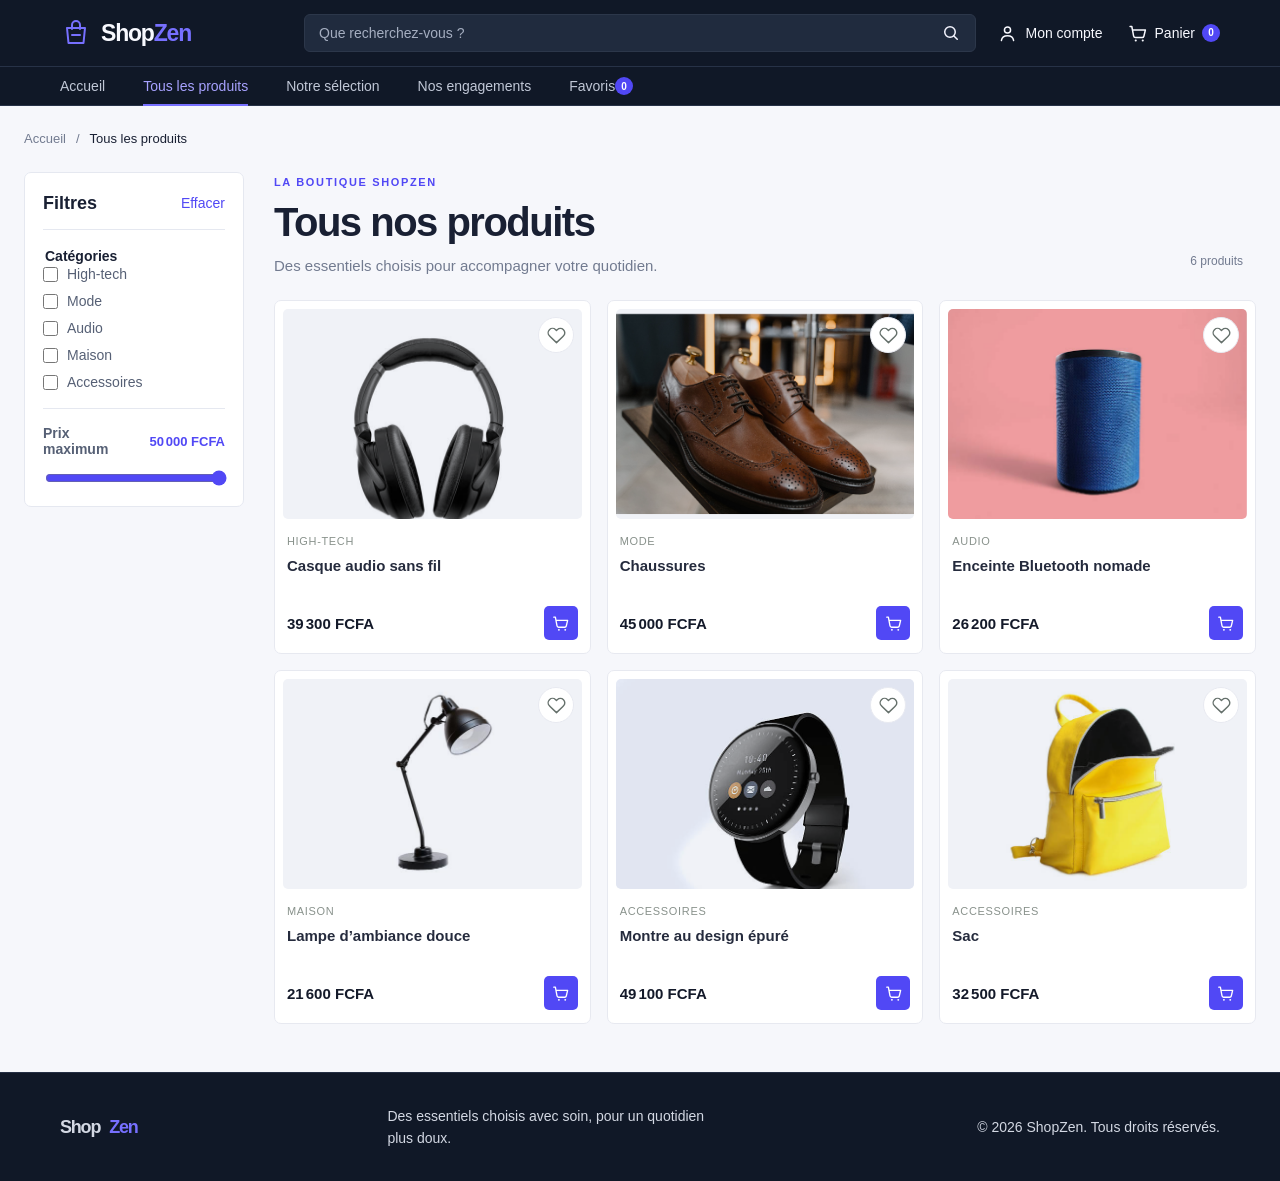
<file: produits.html>
<!doctype html>
<html lang="fr">
  <head>
    <meta charset="UTF-8" />
    <meta name="viewport" content="width=device-width, initial-scale=1.0" />
    <meta
      name="description"
      content="Découvrez tous les produits sélectionnés par ShopZen."
    />
    <title>Nos produits | ShopZen</title>
    <link rel="stylesheet" href="css/style.css" />
  </head>
  <body>
    <!-- Bandeau d’information sur la livraison et les retours. -->
    <div class="announcement">
      <p>
        Livraison offerte dès 33 000 FCFA d’achat
        <span aria-hidden="true">✦</span> Retours gratuits sous 30 jours
      </p>
    </div>

    <!-- En-tête du site avec le logo, la recherche, le compte et le panier. -->
    <header class="site-header">
      <div class="header-main page-container">
        <a class="brand" href="index.html" aria-label="ShopZen, accueil">
          <span class="brand-mark" aria-hidden="true">
            <svg viewBox="0 0 32 32" fill="none">
              <path
                d="M7 11h18l-1.5 15h-15L7 11Z"
                stroke="currentColor"
                stroke-width="2"
                stroke-linejoin="round"
              />
              <path
                d="M12 12V8a4 4 0 0 1 8 0v4"
                stroke="currentColor"
                stroke-width="2"
                stroke-linecap="round"
              />
              <path
                d="M12 18h8"
                stroke="currentColor"
                stroke-width="2"
                stroke-linecap="round"
              />
            </svg>
          </span>
          <span>Shop<span class="brand-accent">Zen</span></span>
        </a>

        <form class="search-form" action="produits.html" role="search">
          <label class="visually-hidden" for="site-search"
            >Rechercher un produit</label
          >
          <input
            id="site-search"
            type="search"
            name="recherche"
            placeholder="Que recherchez-vous ?"
            autocomplete="off"
          />
          <button type="submit" aria-label="Lancer la recherche">
            <svg viewBox="0 0 24 24" fill="none" aria-hidden="true">
              <circle
                cx="10.8"
                cy="10.8"
                r="6.3"
                stroke="currentColor"
                stroke-width="1.8"
              />
              <path
                d="m15.5 15.5 4 4"
                stroke="currentColor"
                stroke-width="1.8"
                stroke-linecap="round"
              />
            </svg>
          </button>
        </form>

        <div class="header-actions">
          <a class="header-link" href="connexion.html">
            <svg viewBox="0 0 24 24" fill="none" aria-hidden="true">
              <circle
                cx="12"
                cy="8"
                r="3.5"
                stroke="currentColor"
                stroke-width="1.7"
              />
              <path
                d="M5 20c.6-3.3 3.3-5.3 7-5.3s6.4 2 7 5.3"
                stroke="currentColor"
                stroke-width="1.7"
                stroke-linecap="round"
              />
            </svg>
            <span>Mon compte</span>
          </a>
          <a class="header-link" href="panier.html">
            <span class="cart-icon">
              <svg viewBox="0 0 24 24" fill="none" aria-hidden="true">
                <path
                  d="M3.5 4h2l2.1 11.1a2 2 0 0 0 2 1.6h7.8a2 2 0 0 0 1.9-1.5L21 8H6.2"
                  stroke="currentColor"
                  stroke-width="1.7"
                  stroke-linecap="round"
                  stroke-linejoin="round"
                />
                <circle cx="10" cy="20" r="1.2" fill="currentColor" />
                <circle cx="18" cy="20" r="1.2" fill="currentColor" />
              </svg>
            </span>
            <span>Panier</span>
            <span
              id="cart-count-header"
              class="cart-count-header"
              aria-label="0 article au panier"
              >0</span
            >
          </a>
        </div>
      </div>

      <!-- Liens vers les principales pages de la boutique. -->
      <nav class="main-nav" aria-label="Navigation principale">
        <div class="page-container nav-inner">
          <a href="index.html">Accueil</a>
          <a class="nav-current" href="produits.html" aria-current="page"
            >Tous les produits</a
          >
          <a href="index.html#selection">Notre sélection</a>
          <a href="index.html#engagements">Nos engagements</a>
          <a href="favoris.html">Favoris <span id="favorites-count" class="favorites-count">0</span></a>
        </div>
      </nav>
    </header>

    <!-- Catalogue complet des produits. -->
    <main class="page-container catalog-page">
      <!-- Indique le chemin entre l’accueil et le catalogue. -->
      <nav class="breadcrumbs" aria-label="Fil d’Ariane">
        <a href="index.html">Accueil</a>
        <span aria-hidden="true">/</span>
        <span aria-current="page">Tous les produits</span>
      </nav>

      <div class="catalog-layout">
        <aside class="filter-sidebar" aria-label="Filtres des produits">
          <div class="filter-heading">
            <h2>Filtres</h2>
            <button id="clear-filters" type="button">Effacer</button>
          </div>

          <fieldset class="filter-group">
            <legend>Catégories</legend>
            <label
              ><input type="checkbox" name="categorie" value="High-tech" />
              High-tech</label
            >
            <label
              ><input type="checkbox" name="categorie" value="Mode" />
              Mode</label
            >
            <label
              ><input type="checkbox" name="categorie" value="Audio" />
              Audio</label
            >
            <label
              ><input type="checkbox" name="categorie" value="Maison" />
              Maison</label
            >
            <label
              ><input type="checkbox" name="categorie" value="Accessoires" />
              Accessoires</label
            >
          </fieldset>

          <div class="filter-group price-filter">
            <label for="price-filter">Prix maximum</label>
            <output id="price-output" for="price-filter">50 000 FCFA</output>
            <input
              id="price-filter"
              type="range"
              min="0"
              max="50000"
              step="1000"
              value="50000"
            />
          </div>
        </aside>

        <section
          class="products-section catalog-section"
          aria-labelledby="catalog-title"
        >
          <div class="section-heading catalog-heading">
            <div>
              <span class="eyebrow">La boutique ShopZen</span>
              <h1 id="catalog-title">Tous nos produits</h1>
              <p>Des essentiels choisis pour accompagner votre quotidien.</p>
            </div>
            <span
              id="results-count"
              class="catalog-note"
              aria-live="polite"
            ></span>
          </div>

          <p id="no-products" class="empty-results" hidden>
            Aucun produit ne correspond à votre recherche.
          </p>
          <div id="product-grid" class="product-grid"></div>
        </section>
      </div>
    </main>

    <!-- Pied de page de la boutique. -->
    <footer class="site-footer">
      <div class="page-container footer-inner">
        <a class="brand footer-brand" href="index.html"
          >Shop<span class="brand-accent">Zen</span></a
        >
        <p>Des essentiels choisis avec soin, pour un quotidien plus doux.</p>
        <span class="copyright">© 2026 ShopZen. Tous droits réservés.</span>
      </div>
    </footer>
    <p
      id="cart-feedback"
      class="cart-feedback"
      role="status"
      aria-live="polite"
    ></p>

    <!-- Charge les produits et les affiche dans la grille du catalogue. -->
    <script src="js/produits.js"></script>
    <script src="js/compteur-panier.js"></script>
    <script src="js/favoris.js"></script>
    <script src="js/app.js"></script>
  </body>
</html>
</file>
<file: css/style.css>
:root {
  color-scheme: light;
  --ink: #202a28;
  --muted: #78817d;
  --green: #386d5b;
  --green-dark: #2d594a;
  --green-light: #eaf1ec;
  --cream: #f7f7f2;
  --line: #e9ece7;
  --white: #fff;
  --font: "Segoe UI", "Helvetica Neue", Arial, sans-serif;
}

* {
  box-sizing: border-box;
}

html {
  scroll-behavior: smooth;
}

body {
  margin: 0;
  background: var(--white);
  color: var(--ink);
  font-family: var(--font);
  -webkit-font-smoothing: antialiased;
}

a {
  color: inherit;
  text-decoration: none;
}

button,
input {
  font: inherit;
}

.page-container {
  width: min(1160px, calc(100% - 64px));
  margin-inline: auto;
}

.visually-hidden {
  position: absolute;
  width: 1px;
  height: 1px;
  padding: 0;
  margin: -1px;
  overflow: hidden;
  clip: rect(0, 0, 0, 0);
  white-space: nowrap;
  border: 0;
}

.announcement {
  min-height: 34px;
  display: grid;
  place-items: center;
  padding: 6px 16px;
  background: var(--green-dark);
  color: var(--white);
  text-align: center;
  font-size: 11px;
  letter-spacing: 0.045em;
}

.announcement p {
  margin: 0;
}

.announcement span {
  margin-inline: 10px;
  color: #c6d9c7;
}

.site-header {
  background: var(--white);
}

.header-main {
  min-height: 88px;
  display: grid;
  grid-template-columns: 210px minmax(260px, 1fr) 210px;
  align-items: center;
  gap: 34px;
}

.brand {
  display: inline-flex;
  width: fit-content;
  align-items: center;
  gap: 9px;
  color: var(--ink);
  font-size: 23px;
  font-weight: 750;
  letter-spacing: -1.2px;
}

.brand-mark {
  width: 32px;
  height: 32px;
  display: grid;
  place-items: center;
  color: var(--green);
}

.brand-mark svg {
  width: 100%;
  height: 100%;
}

.brand-accent {
  color: var(--green);
}

.search-form {
  height: 44px;
  display: flex;
  align-items: center;
  overflow: hidden;
  border: 1px solid #e5e9e4;
  border-radius: 5px;
  background: #fafbf9;
  transition:
    border-color 160ms ease,
    box-shadow 160ms ease;
}

.search-form:focus-within {
  border-color: #94b3a4;
  box-shadow: 0 0 0 3px rgb(56 109 91 / 9%);
}

.search-form input {
  width: 100%;
  height: 100%;
  padding: 0 14px;
  border: 0;
  outline: 0;
  background: transparent;
  color: var(--ink);
  font-size: 13px;
}

.search-form input::placeholder {
  color: #969e99;
}

.search-form button {
  width: 48px;
  height: 100%;
  display: grid;
  flex: 0 0 48px;
  place-items: center;
  border: 0;
  background: transparent;
  color: var(--green);
  cursor: pointer;
}

.search-form button svg {
  width: 20px;
  height: 20px;
}

.header-actions {
  display: flex;
  justify-content: flex-end;
  align-items: center;
  gap: 24px;
}

.header-link {
  display: inline-flex;
  align-items: center;
  gap: 7px;
  color: #4f5954;
  font-size: 12px;
  white-space: nowrap;
  transition: color 160ms ease;
}

.header-link:hover {
  color: var(--green);
}

.header-link > svg,
.cart-icon svg {
  width: 21px;
  height: 21px;
}

.cart-link {
  position: relative;
}

.cart-count-header {
  min-width: 18px;
  height: 18px;
  display: inline-grid;
  place-items: center;
  padding-inline: 4px;
  border-radius: 9px;
  background: #5148f5;
  color: #fff;
  font-size: 10px;
  font-weight: 700;
  line-height: 1;
}

.cart-icon {
  display: inline-flex;
}

.main-nav {
  border-top: 1px solid #f0f1ee;
  border-bottom: 1px solid var(--line);
}

.nav-inner {
  min-height: 46px;
  display: flex;
  align-items: center;
  gap: 34px;
}

.nav-inner a {
  position: relative;
  display: flex;
  height: 46px;
  align-items: center;
  color: #68716c;
  font-size: 12px;
  transition: color 160ms ease;
}

.nav-inner a:hover,
.nav-inner .nav-current {
  color: var(--green);
}

.nav-inner .nav-current::after {
  position: absolute;
  right: 0;
  bottom: -1px;
  left: 0;
  height: 2px;
  background: var(--green);
  content: "";
}

.hero {
  min-height: 450px;
  display: grid;
  grid-template-columns: 1fr 0.92fr;
  align-items: center;
  gap: 54px;
  padding-block: 56px 60px;
}

.hero-copy {
  padding-block: 8px;
}

.eyebrow {
  display: inline-flex;
  align-items: center;
  gap: 8px;
  color: var(--green);
  font-size: 10px;
  font-weight: 700;
  letter-spacing: 0.15em;
  line-height: 1.5;
  text-transform: uppercase;
}

.eyebrow-dot {
  width: 7px;
  height: 7px;
  border-radius: 50%;
  background: #88a98f;
}

.hero h1 {
  margin: 18px 0 15px;
  font-size: clamp(38px, 4.2vw, 56px);
  font-weight: 600;
  letter-spacing: -2.9px;
  line-height: 1.1;
}

.hero h1 span {
  color: var(--green);
}

.hero-copy > p {
  max-width: 435px;
  margin: 0;
  color: var(--muted);
  font-size: 14px;
  line-height: 1.8;
}

.button {
  min-height: 48px;
  display: inline-flex;
  align-items: center;
  justify-content: center;
  gap: 18px;
  margin-top: 25px;
  padding: 0 20px;
  border-radius: 4px;
  font-size: 12px;
  font-weight: 650;
  transition:
    background 160ms ease,
    transform 160ms ease;
}

.button:hover {
  transform: translateY(-1px);
}

.button-primary {
  background: var(--green);
  color: var(--white);
}

.button-primary:hover {
  background: var(--green-dark);
}

.button svg {
  width: 18px;
  height: 18px;
}

.hero-proof {
  display: flex;
  align-items: center;
  gap: 10px;
  margin-top: 28px;
  color: #818a84;
  font-size: 10px;
}

.proof-stars {
  color: #d59b4d;
  font-size: 12px;
  letter-spacing: 1px;
}

.hero-visual {
  position: relative;
  min-height: 320px;
  display: grid;
  place-items: center;
  isolation: isolate;
}

.hero-orb {
  position: absolute;
  z-index: -1;
  width: min(360px, 92%);
  aspect-ratio: 1;
  border-radius: 50%;
  background: #edf2eb;
}

.hero-image-wrap {
  width: 73%;
  height: 295px;
  display: grid;
  overflow: hidden;
  place-items: center;
  border-radius: 180px 180px 10px 10px;
  background: #e6eee5;
}

.hero-image-wrap img {
  width: 100%;
  height: 100%;
  object-fit: cover;
  mix-blend-mode: multiply;
}

.hero-note {
  position: absolute;
  right: 0;
  bottom: 29px;
  display: flex;
  align-items: center;
  gap: 10px;
  padding: 12px 16px;
  border: 1px solid #eff1ed;
  border-radius: 5px;
  background: var(--white);
  box-shadow: 0 9px 28px rgb(38 57 46 / 8%);
}

.note-icon {
  width: 31px;
  height: 31px;
  display: grid;
  place-items: center;
  border-radius: 50%;
  background: var(--green-light);
  color: var(--green);
  font-size: 15px;
}

.hero-note strong,
.hero-note small {
  display: block;
}

.hero-note strong {
  font-size: 10px;
}

.hero-note small {
  margin-top: 4px;
  color: var(--muted);
  font-size: 9px;
}

.hero-sparkle {
  position: absolute;
  color: #92ac91;
}

.sparkle-one {
  top: 38px;
  left: 14%;
  font-size: 25px;
}

.sparkle-two {
  top: 76px;
  right: 10%;
  color: #d29d5d;
  font-size: 19px;
}

.benefits {
  border-block: 1px solid var(--line);
  background: #fcfcfa;
}

.benefits-grid {
  min-height: 91px;
  display: grid;
  grid-template-columns: repeat(3, 1fr);
  align-items: center;
}

.benefit {
  display: flex;
  align-items: center;
  justify-content: center;
  gap: 13px;
}

.benefit + .benefit {
  border-left: 1px solid var(--line);
}

.benefit-icon {
  width: 36px;
  height: 36px;
  display: grid;
  place-items: center;
  border-radius: 50%;
  background: var(--green-light);
  color: var(--green);
}

.benefit-icon svg {
  width: 20px;
  height: 20px;
}

.benefit strong,
.benefit small {
  display: block;
}

.benefit strong {
  font-size: 11px;
  font-weight: 650;
}

.benefit small {
  margin-top: 4px;
  color: var(--muted);
  font-size: 10px;
}

.products-section {
  padding-block: 74px 62px;
}

.section-heading {
  display: flex;
  align-items: flex-end;
  justify-content: space-between;
  gap: 24px;
  margin-bottom: 28px;
}

.section-heading h2,
.category-intro h2 {
  margin: 8px 0 7px;
  font-size: 27px;
  font-weight: 600;
  letter-spacing: -0.8px;
}

.section-heading p {
  margin: 0;
  color: var(--muted);
  font-size: 12px;
}

.text-link {
  display: inline-flex;
  align-items: center;
  gap: 9px;
  padding-bottom: 3px;
  color: var(--green);
  font-size: 11px;
  font-weight: 650;
  white-space: nowrap;
}

.text-link span {
  font-size: 16px;
  transition: transform 160ms ease;
}

.text-link:hover span {
  transform: translateX(3px);
}

.product-grid {
  display: grid;
  grid-template-columns: repeat(4, minmax(0, 1fr));
  gap: 20px;
}

.product-card {
  min-width: 0;
}

.product-image {
  position: relative;
  height: 245px;
  display: grid;
  overflow: hidden;
  place-items: center;
  border-radius: 5px;
}

.product-image-sand {
  background: #f2eee5;
}

.product-image-blue {
  background: #e9f0f2;
}

.product-image-lilac {
  background: #f0edf1;
}

.product-image-peach {
  background: #f4eee8;
}

.product-image img {
  width: 100%;
  height: 100%;
  object-fit: cover;
  transition: transform 250ms ease;
}

.product-card:hover .product-image img {
  transform: scale(1.04);
}

.product-label {
  position: absolute;
  z-index: 1;
  top: 12px;
  left: 12px;
  padding: 6px 9px;
  border-radius: 3px;
  background: var(--white);
  color: var(--green-dark);
  font-size: 9px;
  font-weight: 650;
}

.label-new {
  background: var(--green);
  color: var(--white);
}

.label-limited {
  background: #fff7e8;
  color: #9a6a2e;
}

.quick-view {
  position: absolute;
  right: 10px;
  bottom: 10px;
  left: 10px;
  display: flex;
  min-height: 36px;
  align-items: center;
  justify-content: center;
  gap: 7px;
  border-radius: 3px;
  background: rgb(255 255 255 / 94%);
  color: var(--ink);
  font-size: 10px;
  font-weight: 650;
  opacity: 0;
  transform: translateY(5px);
  transition:
    opacity 180ms ease,
    transform 180ms ease;
}

.product-card:hover .quick-view,
.product-card:focus-within .quick-view {
  opacity: 1;
  transform: translateY(0);
}

.product-info {
  padding: 14px 1px 0;
}

.product-category {
  color: #89928c;
  font-size: 9px;
  letter-spacing: 0.06em;
  text-transform: uppercase;
}

.product-info h3 {
  margin: 6px 0 12px;
  font-size: 12px;
  font-weight: 600;
}

.product-info h3 a:hover {
  color: var(--green);
}

.product-bottom {
  display: flex;
  align-items: center;
  justify-content: space-between;
}

.price {
  font-size: 12px;
  font-weight: 700;
}

.rating {
  color: #747d77;
  font-size: 10px;
}

.rating span {
  color: #d59b4d;
}

.category-strip {
  display: grid;
  grid-template-columns: 0.8fr 1fr 1fr;
  align-items: center;
  gap: 18px;
  margin-bottom: 72px;
  padding: 22px;
  border: 1px solid var(--line);
  border-radius: 5px;
  background: #fcfcfa;
}

.category-intro h2 {
  margin-bottom: 0;
  font-size: 19px;
}

.category-intro .eyebrow {
  font-size: 9px;
}

.category-card {
  min-width: 0;
  display: flex;
  align-items: center;
  gap: 12px;
  padding: 8px;
  border-radius: 4px;
  transition: background 160ms ease;
}

.category-card:hover {
  background: var(--white);
}

.category-thumb {
  width: 58px;
  height: 58px;
  flex: 0 0 58px;
  overflow: hidden;
  border-radius: 4px;
}

.category-thumb img {
  width: 100%;
  height: 100%;
  object-fit: cover;
}

.thumb-green {
  background: #e6eee5;
}

.thumb-yellow {
  background: #f3eee2;
}

.category-card strong,
.category-card small {
  display: block;
}

.category-card strong {
  font-size: 10px;
  font-weight: 650;
}

.category-card small {
  margin-top: 5px;
  color: var(--muted);
  font-size: 9px;
}

.category-arrow {
  margin-left: auto;
  color: var(--green);
  font-size: 17px;
}

/* Pied de page et textes suffisamment contrastés pour être lisibles. */
.site-footer {
  border-top: 1px solid #dfe5df;
  background: #f4f6f2;
}

.footer-inner {
  min-height: 108px;
  display: flex;
  align-items: center;
  justify-content: space-between;
  gap: 20px;
  padding-block: 18px;
}

.footer-brand {
  font-size: 18px;
}

.footer-brand .brand-mark {
  width: 27px;
  height: 27px;
}

.footer-inner p,
.copyright {
  color: #4f5954;
  font-size: 13px;
  line-height: 1.6;
}

.footer-inner p {
  max-width: 340px;
  margin: 0;
}

.copyright {
  font-size: 12px;
}

@media (max-width: 900px) {
  .page-container {
    width: min(100% - 44px, 760px);
  }

  .header-main {
    grid-template-columns: auto minmax(180px, 1fr) auto;
    gap: 20px;
  }

  .brand {
    font-size: 20px;
  }

  .header-actions {
    gap: 14px;
  }

  .header-link span:not(.cart-icon) {
    display: none;
  }

  .hero {
    min-height: 395px;
    gap: 24px;
  }

  .hero-image-wrap {
    height: 260px;
  }

  .product-grid {
    grid-template-columns: repeat(2, minmax(0, 1fr));
    row-gap: 28px;
  }

  .product-image {
    height: clamp(200px, 34vw, 285px);
  }

  .category-strip {
    grid-template-columns: 1fr 1fr;
  }

  .category-intro {
    grid-column: 1 / -1;
  }
}

@media (max-width: 600px) {
  .page-container {
    width: calc(100% - 36px);
  }

  .announcement {
    font-size: 9px;
  }

  .announcement span {
    margin-inline: 5px;
  }

  .header-main {
    min-height: auto;
    grid-template-columns: 1fr auto;
    gap: 12px;
    padding-block: 15px;
  }

  .brand {
    font-size: 20px;
  }

  .brand-mark {
    width: 28px;
    height: 28px;
  }

  .header-actions {
    gap: 13px;
  }

  .header-link > svg,
  .cart-icon svg {
    width: 20px;
    height: 20px;
  }

  .search-form {
    grid-column: 1 / -1;
    grid-row: 2;
    height: 40px;
  }

  .nav-inner {
    min-height: 42px;
    gap: 23px;
    overflow-x: auto;
    scrollbar-width: none;
  }

  .nav-inner::-webkit-scrollbar {
    display: none;
  }

  .nav-inner a {
    height: 42px;
    flex: 0 0 auto;
    font-size: 11px;
  }

  .hero {
    grid-template-columns: 1fr;
    gap: 0;
    padding-block: 45px 32px;
  }

  .hero h1 {
    margin-top: 14px;
    font-size: clamp(38px, 10vw, 49px);
    letter-spacing: -2.3px;
  }

  .hero-copy > p {
    max-width: 400px;
    font-size: 13px;
  }

  .hero-proof {
    margin-top: 20px;
  }

  .hero-visual {
    min-height: 275px;
    margin-top: 16px;
  }

  .hero-orb {
    width: min(275px, 76%);
  }

  .hero-image-wrap {
    width: 68%;
    height: 245px;
  }

  .hero-note {
    right: 0;
    bottom: 15px;
    padding: 9px 11px;
  }

  .benefits-grid {
    grid-template-columns: 1fr;
    padding-block: 8px;
  }

  .benefit {
    justify-content: flex-start;
    padding: 11px 8px;
  }

  .benefit + .benefit {
    border-top: 1px solid var(--line);
    border-left: 0;
  }

  .products-section {
    padding-block: 53px 43px;
  }

  .section-heading {
    align-items: flex-start;
    flex-direction: column;
    gap: 14px;
    margin-bottom: 21px;
  }

  .section-heading h2 {
    font-size: 24px;
  }

  .section-heading p {
    max-width: 320px;
    line-height: 1.6;
  }

  .product-grid {
    gap: 24px 12px;
  }

  .product-image {
    height: clamp(155px, 47vw, 235px);
  }

  .product-label {
    top: 8px;
    left: 8px;
    padding: 5px 6px;
    font-size: 8px;
  }

  .quick-view {
    display: none;
  }

  .product-info {
    padding-top: 10px;
  }

  .product-info h3 {
    min-height: 30px;
    margin: 5px 0 8px;
    font-size: 11px;
    line-height: 1.4;
  }

  .category-strip {
    grid-template-columns: 1fr;
    gap: 9px;
    margin-bottom: 45px;
    padding: 16px 12px;
  }

  .category-intro {
    grid-column: auto;
    padding: 0 6px 5px;
  }

  .category-card {
    padding: 7px 5px;
  }

  .footer-inner {
    min-height: 120px;
    align-items: flex-start;
    justify-content: center;
    flex-direction: column;
    gap: 8px;
    padding-block: 18px;
  }

  .footer-inner p,
  .copyright {
    font-size: 12px;
  }
}

/* Mise en page du catalogue et de la fiche produit. */
.catalog-page,
.detail-page {
  min-height: 60vh;
}

.breadcrumbs {
  display: flex;
  flex-wrap: wrap;
  align-items: center;
  gap: 10px;
  padding-top: 25px;
  color: var(--muted);
  font-size: 11px;
}

.breadcrumbs a:hover {
  color: var(--green);
}

.breadcrumbs [aria-current="page"] {
  color: var(--ink);
}

.catalog-section {
  padding-top: 49px;
}

.catalog-heading {
  align-items: flex-end;
  margin-bottom: 31px;
}

.catalog-heading h1,
.detail-intro h1 {
  margin: 9px 0 8px;
  font-size: clamp(30px, 4vw, 40px);
  font-weight: 600;
  letter-spacing: -1.5px;
}

.catalog-heading p,
.detail-intro p {
  max-width: 540px;
  margin: 0;
  color: var(--muted);
  font-size: 13px;
  line-height: 1.7;
}

.catalog-note {
  padding: 10px 13px;
  border: 1px solid var(--line);
  border-radius: 4px;
  background: #fcfcfa;
  color: var(--green);
  font-size: 10px;
  white-space: nowrap;
}

.catalog-section .product-grid {
  row-gap: 32px;
}

/* Taille des images dans la page qui présente tous les produits. */
.catalog-section .product-image {
  height: 270px;
  background: var(--cream);
}

.detail-header {
  grid-template-columns: 1fr auto;
}

/* Présentation de la fiche produit et de son message par défaut. */
.detail-page {
  padding-bottom: 70px;
}

.product-detail-section {
  max-width: 900px;
  margin: 0 auto;
  padding-top: 42px;
}

.detail-intro {
  margin-bottom: 25px;
}

.detail-intro h1 {
  font-size: clamp(28px, 4vw, 36px);
}

.product-detail-content {
  min-height: 300px;
  display: grid;
  place-items: center;
  padding: 32px;
  border: 1px solid var(--line);
  border-radius: 6px;
  background: #fcfcfa;
}

.product-detail-content.has-product {
  grid-template-columns: minmax(0, 1fr) minmax(0, 1fr);
  align-items: center;
  gap: 32px;
  place-items: stretch;
}

.detail-product-image {
  width: 100%;
  aspect-ratio: 1;
  object-fit: contain;
  background: #fff;
}

.detail-product-info h2 {
  margin: 12px 0;
  font-size: 26px;
}

.detail-product-description {
  color: var(--muted);
  font-size: 14px;
  line-height: 1.7;
}

.detail-product-price {
  margin: 22px 0 0;
  color: var(--green-dark);
  font-size: 21px;
  font-weight: 700;
}

.detail-empty {
  max-width: 390px;
  text-align: center;
}

.detail-empty-icon {
  width: 46px;
  height: 46px;
  display: inline-grid;
  place-items: center;
  border-radius: 50%;
  background: var(--green-light);
  color: var(--green);
  font-size: 20px;
}

.detail-empty h2 {
  margin: 16px 0 8px;
  font-size: 20px;
  font-weight: 600;
}

.detail-empty p {
  margin: 0;
  color: var(--muted);
  font-size: 12px;
  line-height: 1.7;
}

.detail-empty .button {
  margin-top: 19px;
}

.detail-back-link {
  display: inline-block;
  margin-top: 20px;
  color: var(--green);
  font-size: 12px;
  font-weight: 600;
}

.detail-back-link:hover {
  color: var(--green-dark);
}

@media (max-width: 900px) {
  /* Images de catalogue adaptées aux écrans moyens. */
  .catalog-section .product-image {
    height: clamp(220px, 34vw, 285px);
  }
}

@media (max-width: 600px) {
  /* Ajustements du catalogue et de la fiche produit sur téléphone. */
  .catalog-section {
    padding-top: 35px;
  }

  .catalog-heading {
    gap: 15px;
    margin-bottom: 24px;
  }

  .catalog-note {
    white-space: normal;
  }

  .catalog-section .product-image {
    height: clamp(155px, 47vw, 235px);
  }

  .detail-header {
    grid-template-columns: 1fr auto;
  }

  .detail-header .header-link:not(:last-child) {
    display: none;
  }

  .product-detail-section {
    padding-top: 30px;
  }

  .product-detail-content {
    min-height: 260px;
    padding: 22px 16px;
  }

  .product-detail-content.has-product {
    grid-template-columns: 1fr;
    gap: 20px;
  }

  .detail-product-info h2 {
    font-size: 22px;
  }

  .detail-page {
    padding-bottom: 45px;
  }
}

/* Direction visuelle inspirée de la maquette ShopZen. */
:root {
  --ink: #192033;
  --muted: #727b90;
  --green: #5148f5;
  --green-dark: #111a2b;
  --green-light: #eeefff;
  --cream: #f0f2f7;
  --line: #e5e8f0;
  --white: #fff;
}

body {
  background: #f6f7fb;
  color: var(--ink);
}

.announcement {
  display: none;
}

.site-header,
.main-nav {
  background: #101827;
  color: #fff;
}

.header-main {
  min-height: 66px;
}

.brand,
.header-link {
  color: #f8f9ff;
}

.brand-mark,
.brand-accent {
  color: #7770ff;
}

.search-form {
  height: 38px;
  border-color: #2c374a;
  border-radius: 6px;
  background: #202b3e;
}

.search-form:focus-within {
  border-color: #7770ff;
  box-shadow: 0 0 0 3px rgb(119 112 255 / 18%);
}

.search-form input,
.search-form button {
  color: #f4f5ff;
}

.search-form input::placeholder {
  color: #a5aec0;
}

.header-link:hover,
.nav-inner a:hover,
.nav-inner .nav-current {
  color: #a7a2ff;
}

.main-nav {
  border-color: #273247;
}

.nav-inner {
  min-height: 38px;
}

.nav-inner a {
  height: 38px;
  color: #c0c7d6;
}

.nav-inner .nav-current::after {
  background: #7770ff;
}

.hero.page-container {
  width: 100%;
  max-width: none;
  min-height: 420px;
  grid-template-columns: minmax(0, 1fr) minmax(0, 0.9fr);
  padding: 48px max(32px, calc((100% - 1160px) / 2));
  background: #111a2b;
  color: #fff;
}

.hero .eyebrow,
.hero h1 span {
  color: #aaa6ff;
}

.hero-copy > p,
.hero-proof {
  color: #c1c8d6;
}

.hero-image-wrap {
  width: 86%;
  height: 320px;
  border-radius: 7px;
  background: #202b3e;
}

.hero-image-wrap img {
  mix-blend-mode: normal;
}

.hero-orb,
.hero-sparkle {
  display: none;
}

.hero-note {
  border-color: #344056;
  border-radius: 6px;
  background: #1b2639;
  color: #fff;
  box-shadow: 0 12px 32px rgb(0 0 0 / 22%);
}

.hero-note small {
  color: #aeb7c8;
}

.note-icon,
.benefit-icon {
  background: #2a3151;
  color: #aaa6ff;
}

.button {
  border-radius: 5px;
}

.button-primary {
  background: #5148f5;
}

.button-primary:hover {
  background: #4138db;
}

.benefits {
  background: #fff;
}

.products-section {
  padding-block: 58px 48px;
}

.product-grid {
  gap: 18px;
}

.product-card {
  padding: 8px 8px 13px;
  overflow: hidden;
  border: 1px solid #e7e9f0;
  border-radius: 7px;
  background: #fff;
  transition:
    border-color 180ms ease,
    transform 180ms ease,
    box-shadow 180ms ease;
}

.product-card:hover {
  transform: translateY(-3px);
  border-color: #d0d0ff;
  box-shadow: 0 12px 24px rgb(28 35 64 / 8%);
}

.product-image,
.catalog-section .product-image {
  height: 210px;
  border-radius: 5px;
  background: #f0f2f7;
}

.product-image img {
  object-fit: contain;
  mix-blend-mode: multiply;
}

.quick-view {
  right: 8px;
  bottom: 8px;
  left: 8px;
  border-radius: 4px;
  background: rgb(81 72 245 / 94%);
  color: #fff;
}

.product-info {
  padding: 12px 4px 0;
}

.product-info h3 {
  min-height: 30px;
  margin: 6px 0 9px;
  color: #252b3d;
  font-size: 13px;
}

.price {
  color: #141a2a;
  font-size: 13px;
}

.quick-add {
  width: 34px;
  height: 34px;
  display: grid;
  flex: 0 0 34px;
  place-items: center;
  border: 0;
  border-radius: 5px;
  background: #5148f5;
  color: #fff;
  cursor: pointer;
  transition:
    background 160ms ease,
    transform 160ms ease;
}

.quick-add:hover {
  background: #4138db;
  transform: translateY(-1px);
}

.quick-add:focus-visible {
  outline: 2px solid #5148f5;
  outline-offset: 3px;
}

.quick-add svg {
  width: 19px;
  height: 19px;
}

.category-strip {
  border-radius: 7px;
  background: #fff;
}

.category-card:hover {
  background: #f6f6ff;
}

.favorites-count {
  min-width: 18px;
  height: 18px;
  display: inline-grid;
  place-items: center;
  padding-inline: 5px;
  border-radius: 9px;
  background: #5148f5;
  color: #fff;
  font-size: 10px;
  font-weight: 700;
}

.product-card {
  position: relative;
}

.favorite-toggle {
  width: 36px;
  height: 36px;
  display: inline-grid;
  place-items: center;
  padding: 8px;
  border: 1px solid #e7e9f0;
  border-radius: 50%;
  background: #fff;
  color: #65706b;
  cursor: pointer;
  transition:
    color 160ms ease,
    background 160ms ease,
    border-color 160ms ease;
}

.product-card > .favorite-toggle {
  position: absolute;
  z-index: 2;
  top: 16px;
  right: 16px;
}

.favorite-toggle svg {
  width: 19px;
  height: 19px;
  fill: transparent;
  stroke: currentColor;
  stroke-width: 1.8;
  stroke-linecap: round;
  stroke-linejoin: round;
}

.favorite-toggle:hover,
.favorite-toggle.is-favorite {
  border-color: #5148f5;
  color: #5148f5;
}

.favorite-toggle.is-favorite svg {
  fill: currentColor;
}

.favorite-toggle:focus-visible {
  outline: 2px solid #5148f5;
  outline-offset: 3px;
}

.detail-favorite-toggle {
  display: inline-flex;
  width: auto;
  gap: 8px;
  margin: 18px 10px 0 0;
  padding-inline: 12px;
  border-radius: 4px;
  font-size: 12px;
}

.detail-favorite-toggle + .button {
  margin-top: 18px;
}

.favorites-page {
  padding-bottom: 70px;
}

.favorites-page [hidden] {
  display: none !important;
}

.favorites-empty {
  padding: 48px 24px;
  border: 1px solid var(--line);
  border-radius: 6px;
  background: #fcfcfa;
  text-align: center;
}

.favorites-empty h2 {
  margin: 12px 0 8px;
}

.favorites-empty p {
  margin: 0;
  color: var(--muted);
}

.catalog-page {
  width: min(1240px, calc(100% - 48px));
  min-height: 70vh;
}

.catalog-layout {
  display: grid;
  grid-template-columns: 220px minmax(0, 1fr);
  align-items: start;
  gap: 30px;
  padding-top: 26px;
}

.filter-sidebar {
  position: sticky;
  top: 20px;
  padding: 18px;
  border: 1px solid var(--line);
  border-radius: 7px;
  background: #fff;
}

.filter-heading {
  display: flex;
  align-items: center;
  justify-content: space-between;
  padding-bottom: 14px;
  border-bottom: 1px solid var(--line);
}

.filter-heading h2 {
  margin: 0;
  font-size: 16px;
}

.filter-heading button {
  padding: 4px 0;
  border: 0;
  background: none;
  color: var(--green);
  font-size: 11px;
  cursor: pointer;
}

.filter-group {
  display: grid;
  gap: 11px;
  margin: 18px 0 0;
  padding: 0;
  border: 0;
}

.filter-group legend,
.price-filter > label {
  margin-bottom: 2px;
  color: var(--ink);
  font-size: 12px;
  font-weight: 700;
}

.filter-group label {
  display: flex;
  align-items: center;
  gap: 9px;
  color: #566075;
  font-size: 12px;
  cursor: pointer;
}

.filter-group input[type="checkbox"] {
  width: 15px;
  height: 15px;
  margin: 0;
  accent-color: #5148f5;
}

.price-filter {
  grid-template-columns: 1fr auto;
  align-items: center;
  padding-top: 16px;
  border-top: 1px solid var(--line);
}

.price-filter > label {
  margin: 0;
}

.price-filter output {
  color: var(--green);
  font-size: 11px;
  font-weight: 700;
}

.price-filter input[type="range"] {
  grid-column: 1 / -1;
  width: 100%;
  accent-color: #5148f5;
}

.catalog-section {
  min-width: 0;
  padding-top: 0;
}

.catalog-heading {
  margin-bottom: 22px;
}

.catalog-heading h1 {
  font-size: clamp(27px, 3vw, 34px);
}

.catalog-note {
  border: 0;
  background: transparent;
  color: var(--muted);
}

.catalog-section .product-grid {
  grid-template-columns: repeat(3, minmax(0, 1fr));
  gap: 16px;
}

.empty-results {
  padding: 24px;
  border: 1px dashed #c8cce0;
  border-radius: 6px;
  background: #fff;
  color: var(--muted);
  font-size: 13px;
  text-align: center;
}

.product-detail-content {
  border-color: var(--line);
  border-radius: 7px;
  background: #fff;
}

.detail-product-image {
  max-height: 420px;
  border-radius: 6px;
  background: #f0f2f7;
  mix-blend-mode: multiply;
}

.detail-product-price {
  color: #5148f5;
}

.detail-back-link,
.breadcrumbs a:hover {
  color: #5148f5;
}

.cart-page {
  min-height: 68vh;
}

.cart-empty {
  min-height: 430px;
  display: flex;
  align-items: center;
  justify-content: center;
  flex-direction: column;
  padding-block: 40px;
  text-align: center;
}

#cart-empty[hidden] {
  display: none !important;
}

.cart-empty-icon {
  width: 74px;
  height: 74px;
  display: grid;
  place-items: center;
  margin-bottom: 22px;
  border-radius: 50%;
  background: #eeefff;
  color: #5148f5;
  font-size: 34px;
}

.cart-empty h1 {
  margin: 10px 0;
  font-size: clamp(26px, 4vw, 34px);
}

.cart-empty p {
  max-width: 420px;
  margin: 0;
  color: var(--muted);
  font-size: 13px;
  line-height: 1.7;
}

.cart-feedback {
  position: fixed;
  z-index: 20;
  top: 20px;
  right: 20px;
  max-width: min(360px, calc(100vw - 40px));
  margin: 0;
  padding: 14px 18px 14px 44px;
  border: 1px solid #b7e4c7;
  border-radius: 7px;
  background: #fff;
  color: #17603a;
  font-size: 13px;
  font-weight: 600;
  box-shadow: 0 12px 30px rgb(20 26 48 / 18%);
  opacity: 0;
  visibility: hidden;
  transform: translateY(-10px);
  transition:
    opacity 180ms ease,
    transform 180ms ease,
    visibility 180ms ease;
}

.cart-feedback::before {
  position: absolute;
  top: 50%;
  left: 16px;
  width: 19px;
  height: 19px;
  display: grid;
  place-items: center;
  border-radius: 50%;
  background: #24854d;
  color: #fff;
  content: "\2713";
  transform: translateY(-50%);
}

.cart-feedback.is-visible {
  opacity: 1;
  visibility: visible;
  transform: translateY(0);
}

.cart-heading {
  display: flex;
  align-items: flex-end;
  justify-content: space-between;
  gap: 20px;
  margin: 44px 0 24px;
}

.cart-heading h1 {
  margin: 8px 0 0;
  font-size: clamp(28px, 4vw, 38px);
}

.cart-heading > p {
  color: var(--muted);
  font-size: 14px;
}

.cart-layout {
  display: grid;
  grid-template-columns: minmax(0, 1fr) 290px;
  align-items: start;
  gap: 24px;
  margin-bottom: 60px;
}

.cart-items {
  border-top: 1px solid var(--line);
}

.cart-item {
  display: grid;
  grid-template-columns: 110px minmax(0, 1fr) auto;
  align-items: center;
  gap: 18px;
  padding: 16px 0;
  border-bottom: 1px solid var(--line);
}

.cart-item > img {
  width: 110px;
  aspect-ratio: 1;
  border-radius: 6px;
  background: #f0f2f7;
  object-fit: contain;
  mix-blend-mode: multiply;
}

.cart-item-info h2 {
  margin: 7px 0;
  font-size: 16px;
}

.cart-item-info p {
  margin: 0;
  color: var(--muted);
  font-size: 13px;
}

.cart-item-actions {
  display: grid;
  justify-items: end;
  gap: 9px;
}

.quantity-control {
  display: flex;
  align-items: center;
  gap: 13px;
  border: 1px solid var(--line);
  border-radius: 5px;
}

.quantity-control button {
  width: 32px;
  height: 32px;
  border: 0;
  background: transparent;
  color: var(--ink);
  font-size: 18px;
  cursor: pointer;
}

.quantity-control span {
  min-width: 16px;
  text-align: center;
}

.cart-item-actions > strong {
  font-size: 14px;
}

.remove-item {
  width: 34px;
  height: 34px;
  display: grid;
  place-items: center;
  padding: 0;
  border: 0;
  border-radius: 5px;
  background: transparent;
  color: #d92d3a;
  cursor: pointer;
}

.remove-item:hover {
  background: #fff0f1;
}

.remove-item:focus-visible {
  outline: 2px solid #d92d3a;
  outline-offset: 2px;
}

.remove-item svg {
  width: 19px;
  height: 19px;
}

.cart-summary {
  padding: 20px;
  border: 1px solid var(--line);
  border-radius: 7px;
  background: #fff;
}

.cart-summary h2 {
  margin: 0 0 20px;
  font-size: 17px;
}

.cart-total-row {
  display: flex;
  justify-content: space-between;
  padding: 16px 0;
  border-top: 1px solid var(--line);
  font-size: 14px;
}

.cart-summary .button {
  width: 100%;
  margin-top: 10px;
}

.cart-continue-link {
  display: block;
  margin-top: 15px;
  color: #5148f5;
  font-size: 13px;
  text-align: center;
}

.checkout-page {
  min-height: 68vh;
  padding-bottom: 70px;
}

.checkout-page [hidden] {
  display: none !important;
}

.checkout-heading {
  margin: 42px 0 28px;
}

.checkout-heading h1 {
  margin: 9px 0;
  font-size: clamp(29px, 4vw, 40px);
  letter-spacing: -1.2px;
}

.checkout-heading p,
.checkout-section-hint,
.checkout-demo-note,
.checkout-summary-note {
  color: var(--muted);
  font-size: 13px;
  line-height: 1.65;
}

.checkout-heading p {
  margin: 0;
}

.checkout-layout {
  display: grid;
  grid-template-columns: minmax(0, 1fr) 340px;
  align-items: start;
  gap: 30px;
  margin-bottom: 50px;
}

.checkout-form {
  display: grid;
  gap: 20px;
}

.checkout-section {
  min-width: 0;
  margin: 0;
  padding: 22px;
  border: 1px solid var(--line);
  border-radius: 7px;
  background: #fff;
}

.checkout-section legend {
  float: left;
  width: 100%;
  margin-bottom: 18px;
  color: var(--ink);
  font-size: 17px;
  font-weight: 700;
}

.checkout-section legend + * {
  clear: both;
}

.checkout-section legend span {
  width: 26px;
  height: 26px;
  display: inline-grid;
  place-items: center;
  margin-right: 7px;
  border-radius: 50%;
  background: #eeefff;
  color: #5148f5;
  font-size: 12px;
}

.checkout-fields {
  display: grid;
  grid-template-columns: repeat(2, minmax(0, 1fr));
  gap: 16px;
}

.checkout-field {
  display: grid;
  gap: 7px;
}

.checkout-field-full {
  grid-column: 1 / -1;
}

.checkout-field label {
  color: #333c4a;
  font-size: 13px;
  font-weight: 600;
}

.checkout-field label span {
  color: var(--muted);
  font-weight: 400;
}

.checkout-field input,
.checkout-field textarea {
  width: 100%;
  min-height: 46px;
  padding: 11px 13px;
  border: 1px solid #e1e4eb;
  border-radius: 5px;
  outline: none;
  background: #fff;
  color: var(--ink);
  font: inherit;
  font-size: 14px;
}

.checkout-field textarea {
  resize: vertical;
}

.checkout-field input:focus,
.checkout-field textarea:focus {
  border-color: #716af7;
  box-shadow: 0 0 0 3px rgb(81 72 245 / 12%);
}

.checkout-section-hint {
  clear: both;
  margin: 0 0 14px;
}

.payment-options {
  display: grid;
  gap: 10px;
}

.payment-option {
  display: flex;
  align-items: flex-start;
  gap: 11px;
  padding: 14px;
  border: 1px solid var(--line);
  border-radius: 5px;
  cursor: pointer;
}

.payment-option:has(input:checked) {
  border-color: #716af7;
  background: #f8f7ff;
}

.payment-option input {
  width: 17px;
  height: 17px;
  flex: 0 0 17px;
  margin: 2px 0 0;
  accent-color: #5148f5;
}

.payment-option-copy {
  display: grid;
  gap: 4px;
}

.payment-option-copy strong {
  font-size: 14px;
}

.payment-option-copy small {
  color: var(--muted);
  font-size: 12px;
}

.checkout-demo-note {
  margin: 15px 0 0;
  padding: 11px 13px;
  border-radius: 5px;
  background: #f4f5ff;
  color: #5148a8;
}

.checkout-submit {
  width: 100%;
  min-height: 52px;
  margin: 0;
}

.checkout-error {
  margin: 0;
  color: #b42318;
  font-size: 13px;
}

.checkout-summary {
  position: sticky;
  top: 20px;
  padding: 20px;
  border: 1px solid var(--line);
  border-radius: 7px;
  background: #fff;
}

.checkout-summary h2 {
  margin: 0 0 16px;
  font-size: 18px;
}

.checkout-items {
  display: grid;
}

.checkout-item {
  display: grid;
  grid-template-columns: 52px minmax(0, 1fr) auto;
  align-items: center;
  gap: 10px;
  padding: 12px 0;
  border-top: 1px solid var(--line);
}

.checkout-item img {
  width: 52px;
  height: 52px;
  border-radius: 5px;
  background: #f0f2f7;
  object-fit: contain;
}

.checkout-item div {
  display: grid;
  gap: 4px;
}

.checkout-item strong,
.checkout-item b {
  font-size: 12px;
}

.checkout-item div span {
  color: var(--muted);
  font-size: 11px;
}

.checkout-item b {
  text-align: right;
}

.checkout-total-row {
  display: flex;
  justify-content: space-between;
  gap: 12px;
  margin-top: 8px;
  padding-top: 16px;
  border-top: 1px solid var(--line);
  font-size: 14px;
}

.checkout-total-row strong {
  color: #252b3d;
}

.checkout-summary-note {
  margin: 12px 0 0;
  font-size: 11px;
}

.checkout-empty,
.checkout-success {
  max-width: 650px;
  margin: 35px auto 70px;
  padding: 42px 24px;
  border: 1px solid var(--line);
  border-radius: 7px;
  background: #fcfcfa;
  text-align: center;
}

.checkout-empty h2,
.checkout-success h2 {
  margin: 10px 0;
}

.checkout-empty p,
.checkout-success p {
  color: var(--muted);
  font-size: 14px;
  line-height: 1.6;
}

.checkout-success-icon {
  width: 52px;
  height: 52px;
  display: grid;
  place-items: center;
  margin: 0 auto 15px;
  border-radius: 50%;
  background: #e8f5ed;
  color: #24854d;
  font-size: 27px;
  font-weight: 700;
}

.site-footer {
  border-color: #252f44;
  background: #101827;
}

.footer-inner .brand,
.footer-inner p,
.footer-inner .copyright {
  color: #d3d8e3;
}

@media (max-width: 900px) {
  .hero.page-container {
    padding-inline: 32px;
  }

  .catalog-layout {
    grid-template-columns: 190px minmax(0, 1fr);
    gap: 18px;
  }

  .catalog-section .product-grid {
    grid-template-columns: repeat(2, minmax(0, 1fr));
  }
}

@media (max-width: 600px) {
  .header-main {
    min-height: auto;
  }

  .hero.page-container {
    width: 100%;
    padding: 38px 18px 30px;
  }

  .hero-image-wrap {
    width: 78%;
    height: 235px;
  }

  .catalog-page {
    width: calc(100% - 36px);
  }

  .catalog-layout {
    grid-template-columns: 1fr;
    gap: 20px;
  }

  .filter-sidebar {
    position: static;
    padding: 14px;
  }

  .filter-group:not(.price-filter) {
    grid-template-columns: repeat(2, minmax(0, 1fr));
  }

  .filter-group legend {
    grid-column: 1 / -1;
  }

  .catalog-section .product-grid {
    grid-template-columns: repeat(2, minmax(0, 1fr));
    gap: 12px;
  }

  .catalog-section .product-image {
    height: clamp(145px, 42vw, 210px);
  }

  .cart-empty {
    min-height: 390px;
  }

  .cart-feedback {
    top: 12px;
    right: 12px;
    max-width: calc(100vw - 24px);
  }

  .cart-layout {
    grid-template-columns: 1fr;
  }

  .checkout-layout {
    grid-template-columns: 1fr;
  }

  .checkout-summary {
    position: static;
    grid-row: 1;
  }

  .cart-item {
    grid-template-columns: 76px minmax(0, 1fr);
    gap: 12px;
  }

  .cart-item > img {
    width: 76px;
  }

  .cart-item-actions {
    grid-column: 2;
    grid-template-columns: auto 1fr auto;
    align-items: center;
    justify-items: start;
  }

  .cart-item-actions > strong {
    justify-self: end;
  }

  .cart-heading {
    align-items: flex-start;
  }

  .checkout-fields {
    grid-template-columns: 1fr;
  }

  .checkout-field-full {
    grid-column: auto;
  }

  .checkout-section {
    padding: 17px;
  }
}

@media (min-width: 901px) {
  body {
    font-size: 16px;
  }

  .header-link,
  .nav-inner a,
  .search-form input {
    font-size: 14px;
  }

  .nav-inner {
    gap: 38px;
  }

  .eyebrow {
    font-size: 11px;
  }

  .hero h1 {
    font-size: 60px;
  }

  .hero-copy > p {
    font-size: 16px;
  }

  .hero-proof {
    font-size: 12px;
  }

  .button {
    font-size: 14px;
  }

  .benefit strong {
    font-size: 13px;
  }

  .benefit small {
    font-size: 12px;
  }

  .section-heading h2,
  .category-intro h2 {
    font-size: 32px;
  }

  .section-heading p {
    font-size: 14px;
  }

  .text-link {
    font-size: 13px;
  }

  .product-category {
    font-size: 11px;
  }

  .product-info h3 {
    min-height: 42px;
    font-size: 15px;
    line-height: 1.4;
  }

  .price {
    font-size: 15px;
  }

  .quick-view {
    font-size: 12px;
  }

  .category-card strong {
    font-size: 12px;
  }

  .category-card small {
    font-size: 11px;
  }

  .breadcrumbs {
    font-size: 13px;
  }

  .catalog-heading h1,
  .detail-intro h1 {
    font-size: 40px;
  }

  .catalog-heading p,
  .detail-intro p {
    font-size: 15px;
  }

  .catalog-note {
    font-size: 12px;
  }

  .filter-heading h2 {
    font-size: 18px;
  }

  .filter-heading button,
  .filter-group legend,
  .filter-group label,
  .price-filter > label {
    font-size: 14px;
  }

  .price-filter output {
    font-size: 13px;
  }

  .empty-results {
    font-size: 15px;
  }

  .detail-product-info h2 {
    font-size: 30px;
  }

  .detail-product-description {
    font-size: 16px;
  }

  .detail-product-price {
    font-size: 25px;
  }

  .detail-back-link {
    font-size: 14px;
  }

  .cart-empty h1 {
    font-size: 38px;
  }

  .cart-empty p {
    font-size: 15px;
  }

  .footer-inner p,
  .copyright {
    font-size: 14px;
  }
}

@media (max-width: 900px) {
  .header-link span.cart-count-header {
    display: inline-grid;
  }
}

.signup-page {
  min-height: 100vh;
  display: grid;
  place-items: center;
  padding: 36px 18px;
  background: #eaf0ff;
  color: #202938;
}

.signup-card {
  width: min(100%, 560px);
  padding: 38px 40px 30px;
  border: 1px solid rgb(255 255 255 / 75%);
  border-radius: 18px;
  background: #fff;
  box-shadow: 0 16px 34px rgb(35 53 89 / 12%);
}

.signup-brand {
  display: block;
  width: fit-content;
  margin: 0 auto 12px;
  color: #1d2636;
  font-size: 17px;
  font-weight: 750;
}

.signup-brand span {
  color: #5148f5;
}

.signup-heading {
  margin-bottom: 30px;
  text-align: center;
}

.signup-heading h1 {
  margin: 0;
  color: #202938;
  font-size: clamp(30px, 5vw, 36px);
  font-weight: 700;
}

.signup-heading p {
  margin: 8px 0 0;
  color: #777f8b;
  font-size: 15px;
}

.signup-form {
  display: grid;
  gap: 19px;
}

.signup-name-fields {
  display: grid;
  grid-template-columns: repeat(2, minmax(0, 1fr));
  gap: 16px;
}

.signup-field {
  display: grid;
  gap: 7px;
}

.signup-field label {
  color: #333c4a;
  font-size: 14px;
  font-weight: 500;
}

.signup-field input {
  width: 100%;
  height: 54px;
  padding: 0 16px;
  border: 1px solid #e1e4eb;
  border-radius: 14px;
  outline: none;
  background: #fff;
  color: #202938;
  font-size: 15px;
  transition:
    border-color 160ms ease,
    box-shadow 160ms ease;
}

.signup-field input::placeholder {
  color: #a0a6b1;
}

.signup-field input:focus {
  border-color: #716af7;
  box-shadow: 0 0 0 3px rgb(81 72 245 / 12%);
}

.signup-password-wrap {
  position: relative;
}

.signup-password-wrap input {
  padding-right: 54px;
}

.password-toggle {
  position: absolute;
  top: 50%;
  right: 12px;
  width: 34px;
  height: 34px;
  display: grid;
  place-items: center;
  padding: 0;
  border: 0;
  border-radius: 6px;
  background: transparent;
  color: #8d95a3;
  cursor: pointer;
  transform: translateY(-50%);
}

.password-toggle:hover {
  background: #f2f2ff;
  color: #5148f5;
}

.password-toggle svg {
  width: 20px;
  height: 20px;
}

.password-toggle[aria-pressed="true"] .password-eye-slash {
  display: none;
}

.signup-hint {
  color: #858d99;
  font-size: 12px;
}

.signup-consent {
  display: flex;
  align-items: flex-start;
  gap: 10px;
  color: #454d5b;
  font-size: 13px;
  line-height: 1.6;
  cursor: pointer;
}

.signup-consent input {
  width: 19px;
  height: 19px;
  flex: 0 0 19px;
  margin: 1px 0 0;
  accent-color: #5148f5;
}

.signup-consent a,
.signup-login a {
  color: #5148f5;
  font-weight: 600;
}

.signup-consent a:hover,
.signup-login a:hover {
  text-decoration: underline;
}

.signup-feedback {
  display: none;
  margin: -5px 0 0;
  color: #17603a;
  font-size: 13px;
  line-height: 1.5;
}

.signup-feedback.is-success {
  display: block;
}

.signup-submit {
  min-height: 54px;
  border: 0;
  border-radius: 13px;
  background: #5148e8;
  color: #fff;
  font-size: 15px;
  font-weight: 600;
  cursor: pointer;
  transition:
    background 160ms ease,
    transform 160ms ease;
}

.signup-submit:hover {
  background: #4138d7;
  transform: translateY(-1px);
}

.signup-submit:focus-visible,
.password-toggle:focus-visible {
  outline: 2px solid #5148f5;
  outline-offset: 3px;
}

.signup-login {
  margin: 25px 0 0;
  color: #646d7a;
  font-size: 14px;
  text-align: center;
}

.signup-home-link {
  display: block;
  width: fit-content;
  margin: 15px auto 0;
  color: #777f8b;
  font-size: 12px;
}

.signup-home-link:hover {
  color: #5148f5;
}

.signup-legal {
  position: absolute;
  width: 1px;
  height: 1px;
  overflow: hidden;
  clip-path: inset(50%);
  white-space: nowrap;
}

@media (max-width: 520px) {
  .signup-page {
    padding: 16px 12px;
  }

  .signup-card {
    padding: 28px 20px 24px;
    border-radius: 14px;
  }

  .signup-heading {
    margin-bottom: 24px;
  }

  .signup-form {
    gap: 16px;
  }

  .signup-name-fields {
    gap: 10px;
  }

  .signup-field input {
    height: 50px;
    padding-inline: 12px;
    border-radius: 11px;
  }

  .signup-password-wrap input {
    padding-right: 50px;
  }
}
</file>
